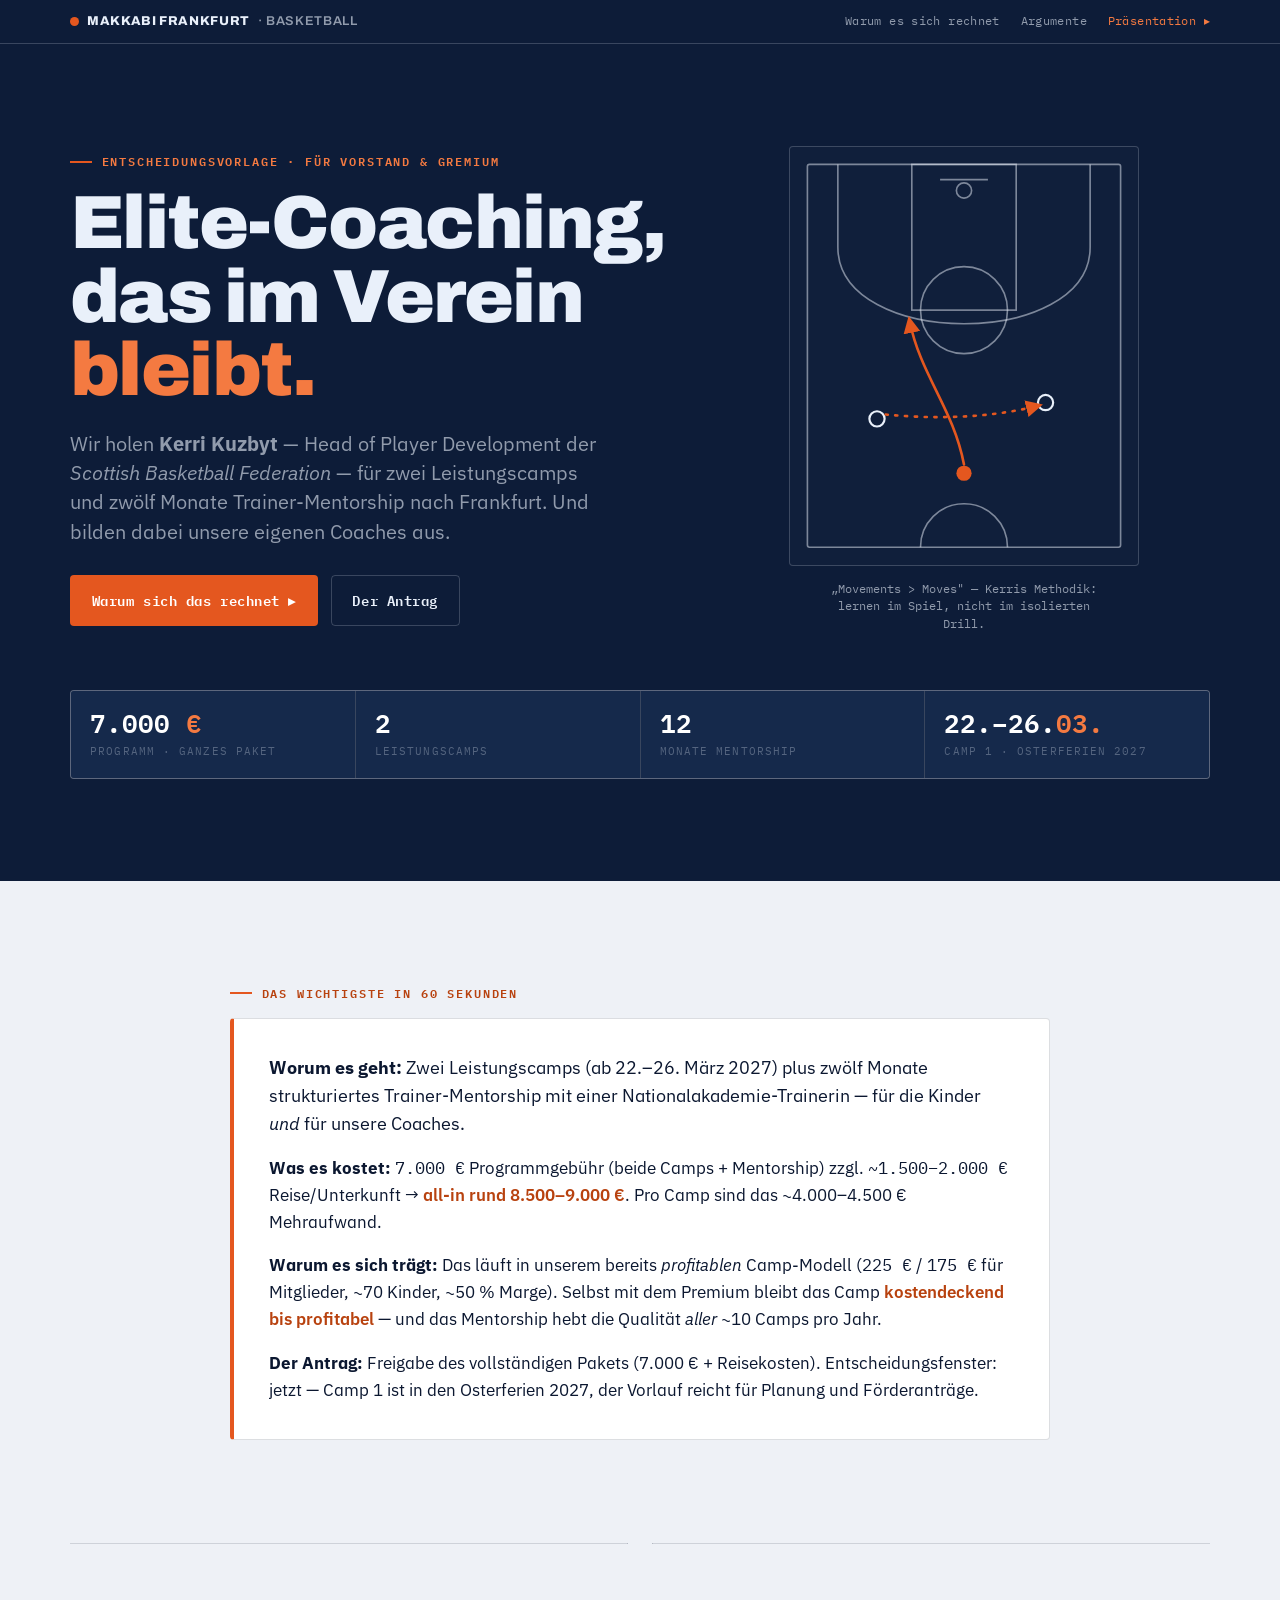
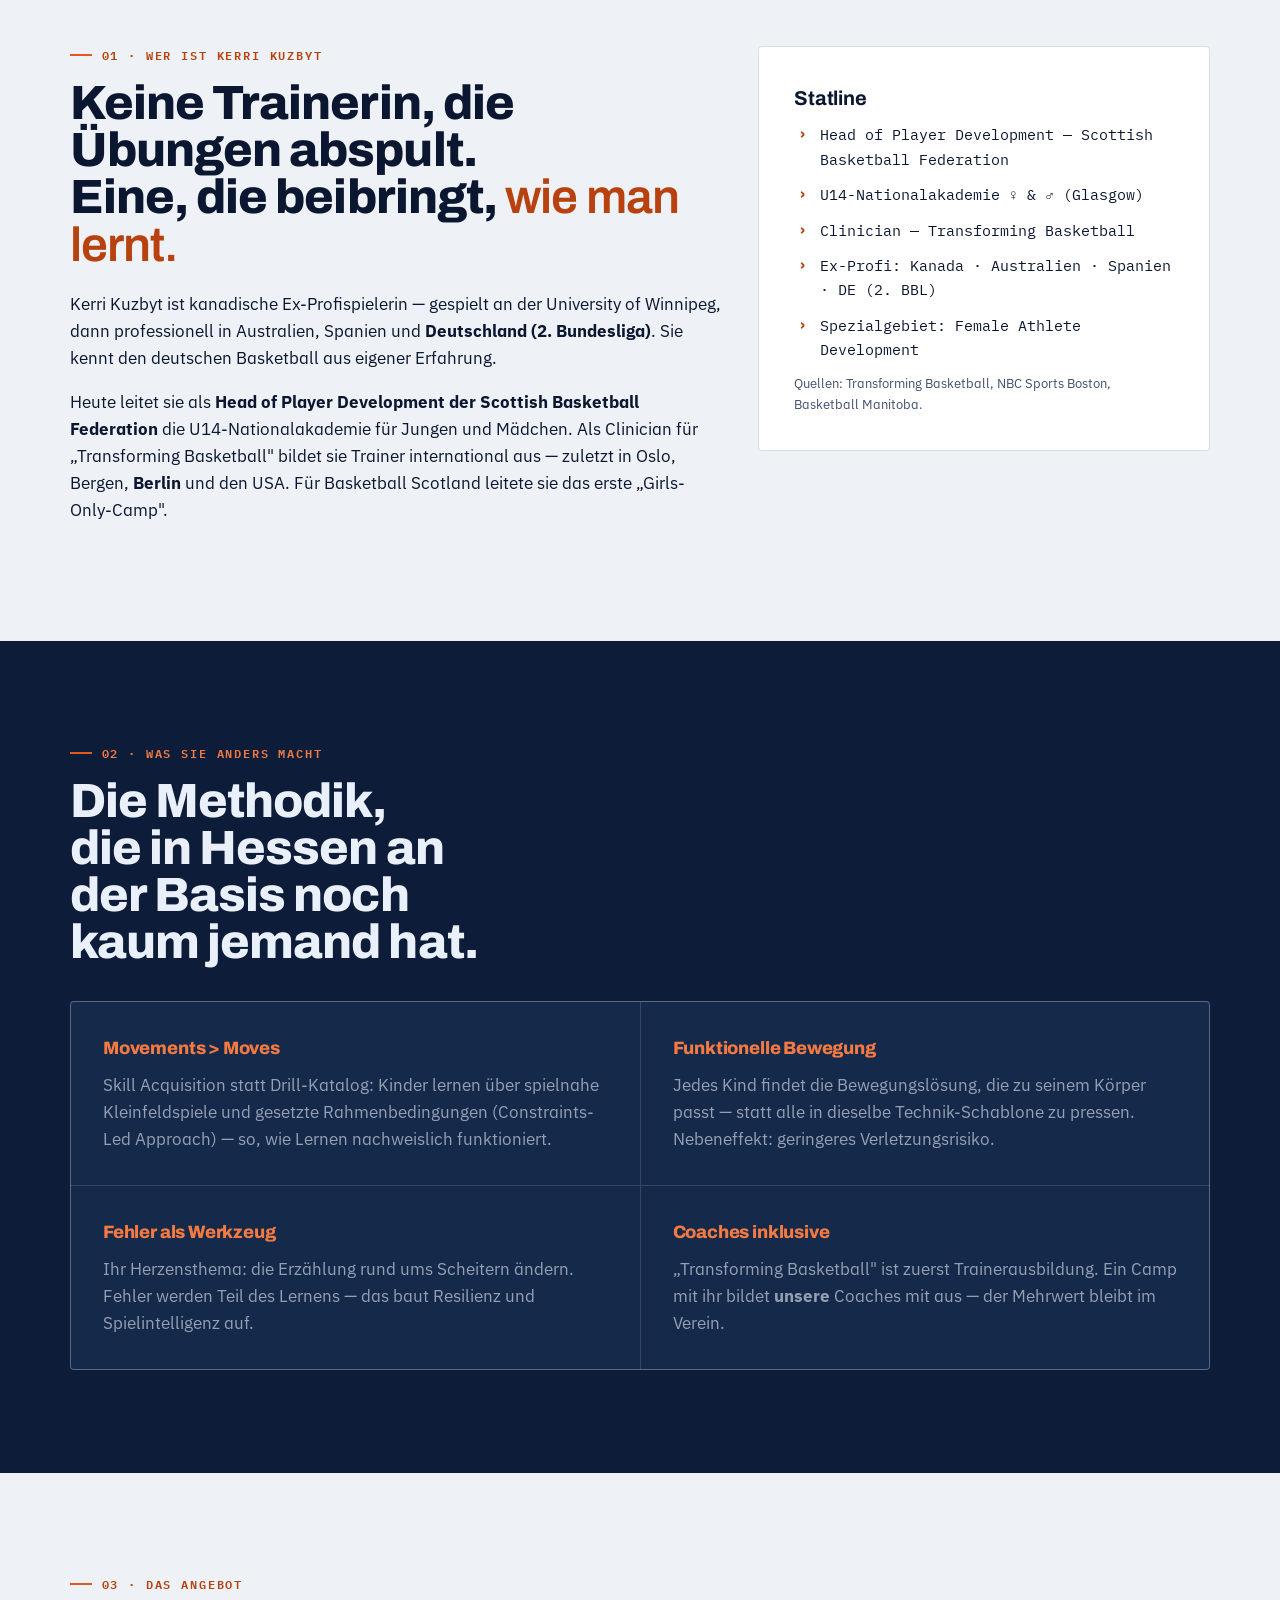
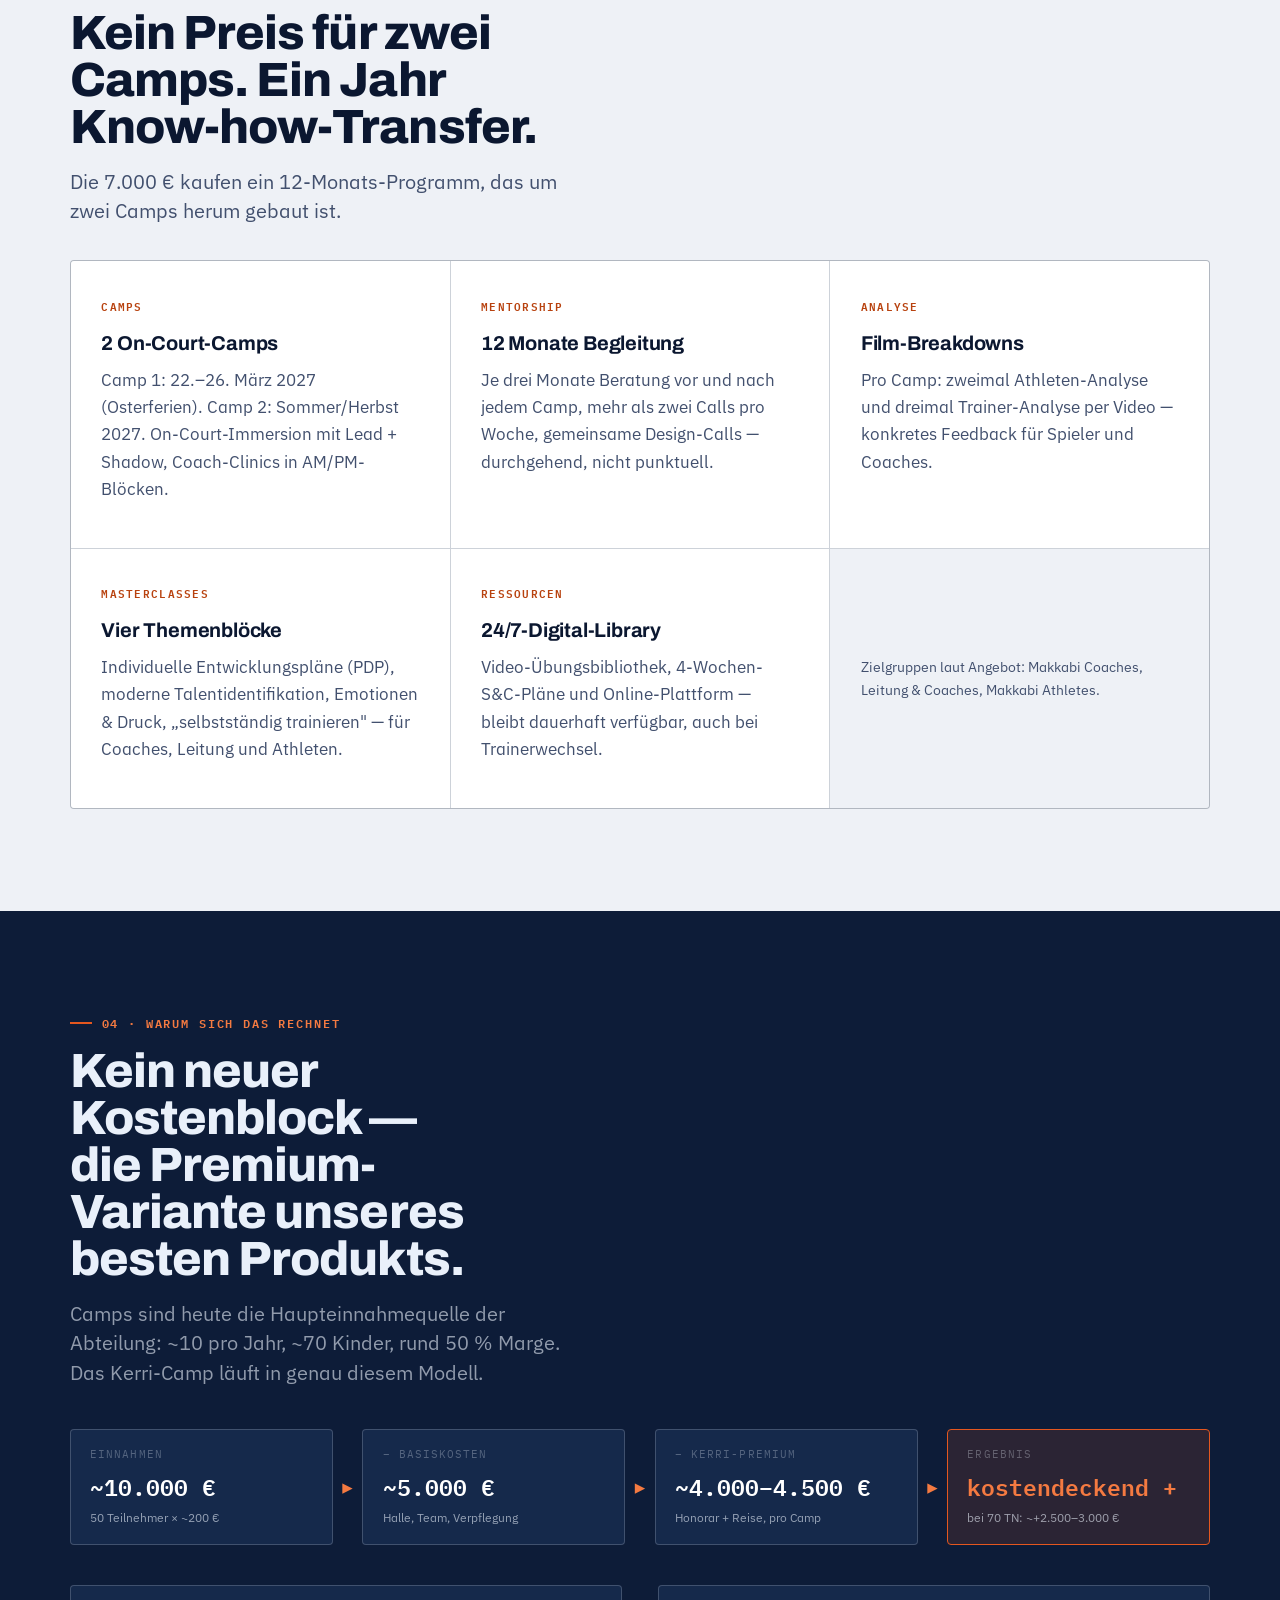
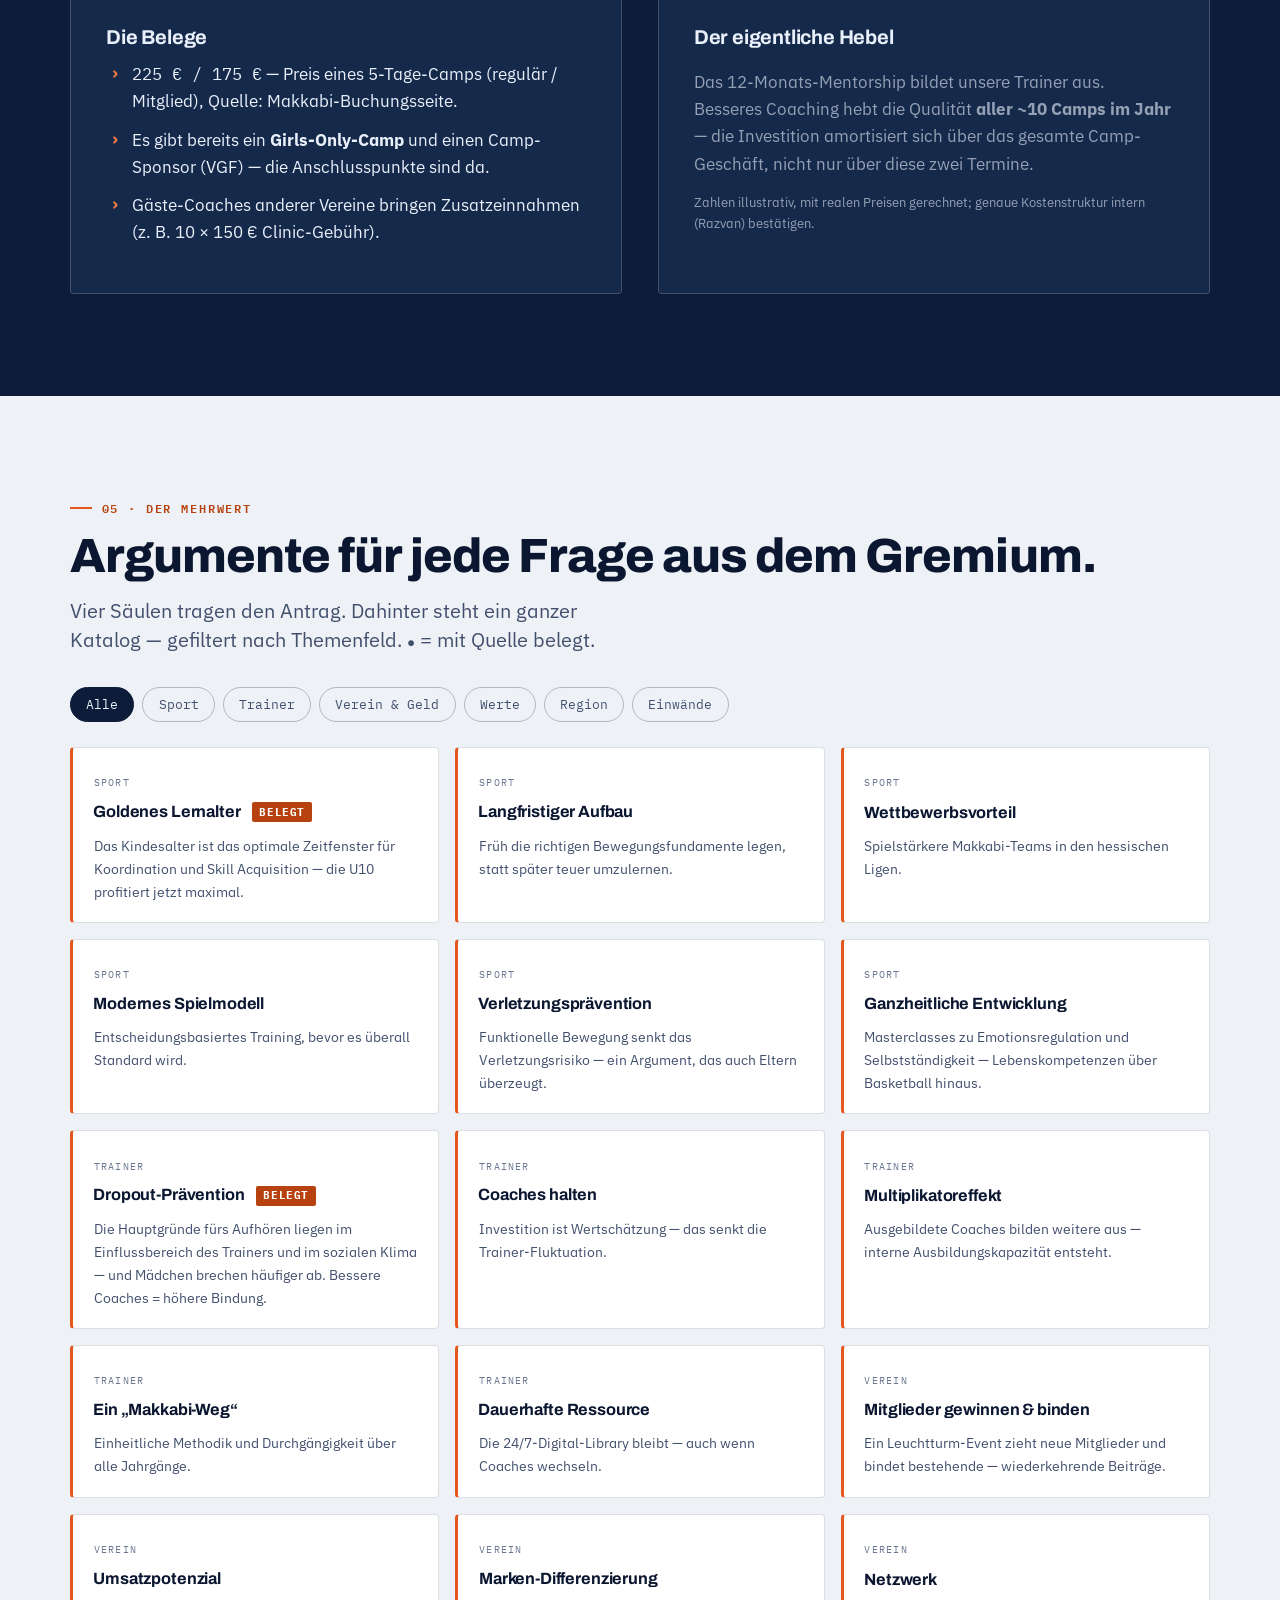
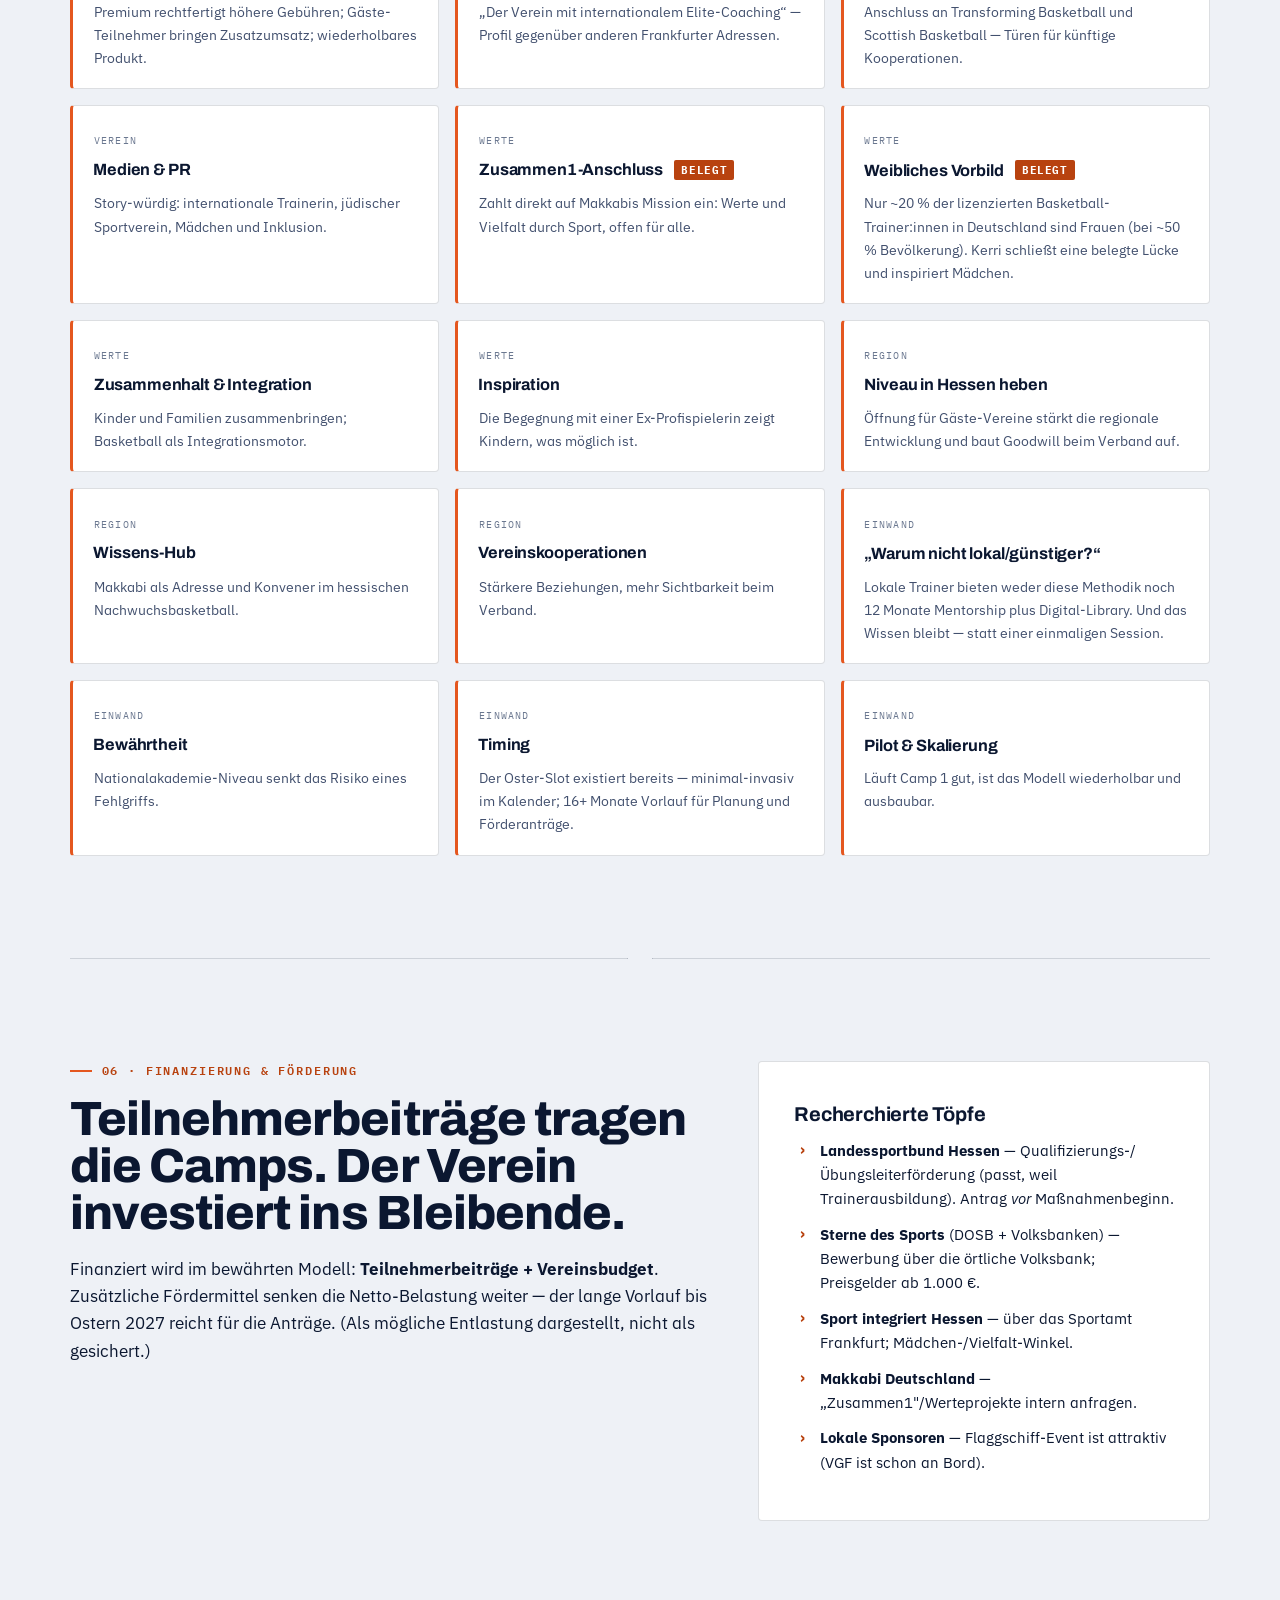
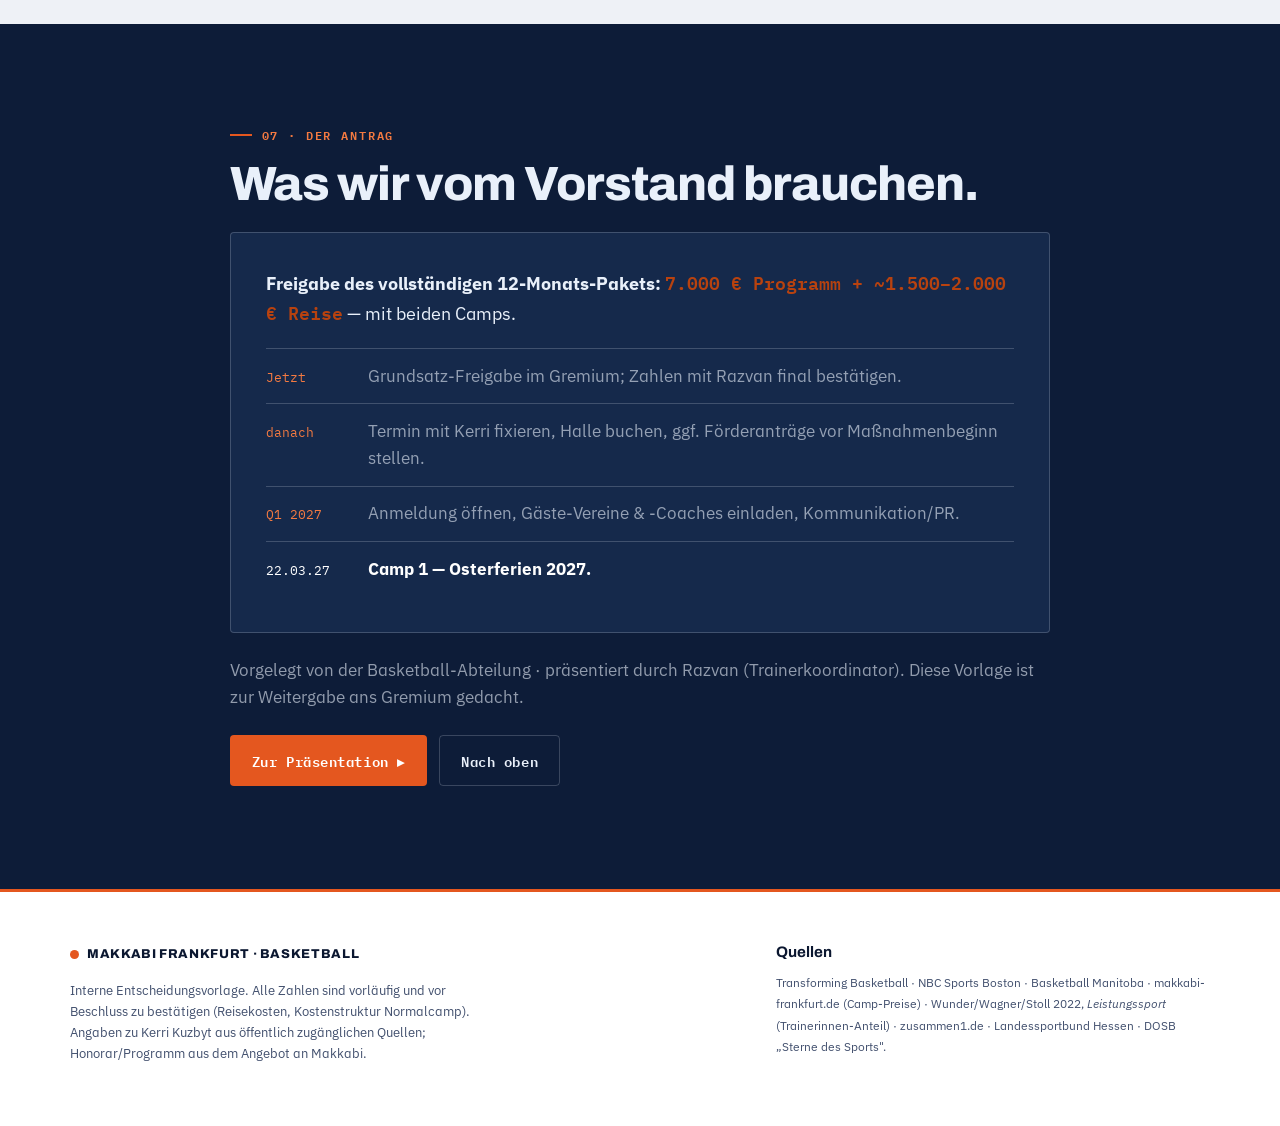
<file: index.html>
<!doctype html>
<html lang="de">
<head>
<meta charset="utf-8">
<meta name="viewport" content="width=device-width, initial-scale=1">
<title>Kerri Kuzbyt nach Frankfurt — Entscheidungsvorlage · Makkabi Basketball</title>
<meta name="description" content="Entscheidungsvorlage für den Vorstand: zwei Leistungscamps und zwölf Monate Trainer-Mentorship mit Kerri Kuzbyt bei Makkabi Frankfurt — Argumente, Budget und Umsetzung.">
<link rel="icon" href="favicon.svg" type="image/svg+xml">
<link rel="preconnect" href="https://fonts.googleapis.com">
<link rel="preconnect" href="https://fonts.gstatic.com" crossorigin>
<link href="https://fonts.googleapis.com/css2?family=Archivo:wght@500;600;700;800;900&family=IBM+Plex+Mono:wght@400;500;600&family=IBM+Plex+Sans:wght@400;500;600;700&display=swap" rel="stylesheet">
<link rel="stylesheet" href="styles.css">
</head>
<body>
<a href="#inhalt" class="skip" style="position:absolute;left:-9999px;top:0;background:var(--orange);color:#fff;padding:.6rem 1rem;z-index:99;border-radius:0 0 4px 0" onfocus="this.style.left='0'">Zum Inhalt springen</a>

<!-- ============================ TOPBAR ============================ -->
<header class="topbar">
  <div class="wrap topbar__inner">
    <a class="wordmark" href="#top" aria-label="Makkabi Frankfurt Basketball — Startseite">
      <span class="wordmark__dot" aria-hidden="true"></span>
      MAKKABI FRANKFURT <span class="wordmark__sub">· BASKETBALL</span>
    </a>
    <nav class="topnav" aria-label="Seitennavigation">
      <a href="#rechnung">Warum es sich rechnet</a>
      <a href="#argumente">Argumente</a>
      <a class="topnav__cta" href="praesentation.html">Präsentation ▸</a>
    </nav>
  </div>
</header>

<main id="inhalt">
<!-- ============================ HERO ============================ -->
<section class="section section--navy hero" id="top">
  <div class="wrap hero__grid">
    <div class="hero__copy">
      <p class="eyebrow">Entscheidungsvorlage · für Vorstand &amp; Gremium</p>
      <h1 class="display hero__h1">Elite-Coaching,<br>das im Verein<br><span class="hero__accent">bleibt.</span></h1>
      <p class="lede">Wir holen <strong>Kerri Kuzbyt</strong> — Head of Player Development der <em>Scottish Basketball Federation</em> — für zwei Leistungscamps und zwölf Monate Trainer-Mentorship nach Frankfurt. Und bilden dabei unsere eigenen Coaches aus.</p>
      <div class="hero__actions">
        <a class="btn btn--primary" href="#rechnung">Warum sich das rechnet ▸</a>
        <a class="btn btn--ghost" href="#antrag">Der Antrag</a>
      </div>
    </div>

    <figure class="court" aria-labelledby="court-cap">
      <svg viewBox="0 0 320 384" role="img" aria-label="Halbfeld-Diagramm eines kleinen Spielzugs mit Bewegungspfeilen" class="court__svg">
        <defs>
          <marker id="ah" viewBox="0 0 10 10" refX="7" refY="5" markerWidth="6.5" markerHeight="6.5" orient="auto-start-reverse">
            <path d="M0,0 L10,5 L0,10 z" fill="var(--orange)"/>
          </marker>
        </defs>
        <!-- Court lines -->
        <g fill="none" stroke="var(--chalk)" stroke-opacity="0.5" stroke-width="1.5">
          <rect x="16" y="16" width="288" height="352" rx="2"/>
          <!-- Paint / key -->
          <rect x="112" y="16" width="96" height="134"/>
          <!-- Free-throw circle -->
          <circle cx="160" cy="150" r="40"/>
          <!-- Backboard + rim -->
          <line x1="138" y1="30" x2="182" y2="30"/>
          <circle cx="160" cy="40" r="7"/>
          <!-- Three-point line -->
          <path d="M44,16 L44,92 C44,186 276,186 276,92 L276,16"/>
          <!-- Center arc -->
          <path d="M120,368 A40,40 0 0 1 200,368"/>
        </g>
        <!-- Small-sided game: players + movement -->
        <g>
          <circle cx="80" cy="250" r="7" fill="none" stroke="var(--chalk)" stroke-width="2"/>
          <circle cx="235" cy="235" r="7" fill="none" stroke="var(--chalk)" stroke-width="2"/>
          <circle cx="160" cy="300" r="7" fill="var(--orange)"/>
        </g>
        <g fill="none" stroke="var(--orange)" stroke-width="2.4" stroke-linecap="round">
          <!-- cut -->
          <path d="M160,292 C150,240 120,210 110,160" marker-end="url(#ah)"/>
          <!-- pass -->
          <path d="M88,246 C130,250 180,250 228,238" stroke-dasharray="2 7" marker-end="url(#ah)"/>
        </g>
      </svg>
      <figcaption id="court-cap" class="court__cap">„Movements &gt; Moves" — Kerris Methodik: lernen im Spiel, nicht im isolierten Drill.</figcaption>
    </figure>
  </div>

  <div class="wrap hero__stats">
    <div class="statline" role="group" aria-label="Eckdaten des Antrags">
      <div class="statline__item"><div class="statline__num">7.000 <span class="u">€</span></div><div class="statline__lbl">Programm · ganzes Paket</div></div>
      <div class="statline__item"><div class="statline__num">2</div><div class="statline__lbl">Leistungscamps</div></div>
      <div class="statline__item"><div class="statline__num">12</div><div class="statline__lbl">Monate Mentorship</div></div>
      <div class="statline__item"><div class="statline__num">22.–26.<span class="u">03.</span></div><div class="statline__lbl">Camp 1 · Osterferien 2027</div></div>
    </div>
  </div>
</section>

<!-- ============================ 60 SEKUNDEN ============================ -->
<section class="section" id="kurz">
  <div class="wrap-narrow">
    <p class="eyebrow">Das Wichtigste in 60 Sekunden</p>
    <div class="panel panel--accent stack">
      <p style="font-size:1.1rem"><strong>Worum es geht:</strong> Zwei Leistungscamps (ab 22.–26. März 2027) plus zwölf Monate strukturiertes Trainer-Mentorship mit einer Nationalakademie-Trainerin — für die Kinder <em>und</em> für unsere Coaches.</p>
      <p><strong>Was es kostet:</strong> <span class="data">7.000 €</span> Programmgebühr (beide Camps + Mentorship) zzgl. <span class="data">~1.500–2.000 €</span> Reise/Unterkunft → <span class="mark">all-in rund 8.500–9.000 €</span>. Pro Camp sind das ~4.000–4.500 € Mehraufwand.</p>
      <p><strong>Warum es sich trägt:</strong> Das läuft in unserem bereits <em>profitablen</em> Camp-Modell (<span class="data">225 €</span> / <span class="data">175 €</span> für Mitglieder, ~70 Kinder, ~50 % Marge). Selbst mit dem Premium bleibt das Camp <span class="mark">kostendeckend bis profitabel</span> — und das Mentorship hebt die Qualität <em>aller</em> ~10 Camps pro Jahr.</p>
      <p style="margin-bottom:0"><strong>Der Antrag:</strong> Freigabe des vollständigen Pakets (7.000 € + Reisekosten). Entscheidungsfenster: jetzt — Camp 1 ist in den Osterferien 2027, der Vorlauf reicht für Planung und Förderanträge.</p>
    </div>
  </div>
</section>

<hr class="court-rule wrap">

<!-- ============================ WER IST SIE ============================ -->
<section class="section" id="kerri">
  <div class="wrap grid-2 grid-2--sidebar">
    <div>
      <p class="eyebrow">01 · Wer ist Kerri Kuzbyt</p>
      <h2 class="display">Keine Trainerin, die Übungen abspult.<br>Eine, die beibringt, <span class="mark">wie man lernt.</span></h2>
      <div class="stack" style="margin-top:1.4rem">
        <p>Kerri Kuzbyt ist kanadische Ex-Profispielerin — gespielt an der University of Winnipeg, dann professionell in Australien, Spanien und <strong>Deutschland (2. Bundesliga)</strong>. Sie kennt den deutschen Basketball aus eigener Erfahrung.</p>
        <p>Heute leitet sie als <strong>Head of Player Development der Scottish Basketball Federation</strong> die U14-Nationalakademie für Jungen und Mädchen. Als Clinician für „Transforming Basketball" bildet sie Trainer international aus — zuletzt in Oslo, Bergen, <strong>Berlin</strong> und den USA. Für Basketball Scotland leitete sie das erste „Girls-Only-Camp".</p>
      </div>
    </div>
    <aside class="panel stack" aria-label="Kurzprofil">
      <h3>Statline</h3>
      <ul class="ticks data" style="font-size:.95rem">
        <li>Head of Player Development — Scottish Basketball Federation</li>
        <li>U14-Nationalakademie ♀ &amp; ♂ (Glasgow)</li>
        <li>Clinician — Transforming Basketball</li>
        <li>Ex-Profi: Kanada · Australien · Spanien · DE (2. BBL)</li>
        <li>Spezialgebiet: Female Athlete Development</li>
      </ul>
      <p class="muted" style="font-size:.82rem;margin:0">Quellen: Transforming Basketball, NBC Sports Boston, Basketball Manitoba.</p>
    </aside>
  </div>
</section>

<!-- ============================ USP ============================ -->
<section class="section section--navy" id="usp">
  <div class="wrap">
    <p class="eyebrow">02 · Was sie anders macht</p>
    <h2 class="display" style="max-width:16ch">Die Methodik, die in Hessen an der Basis noch kaum jemand hat.</h2>
    <div class="usp-grid">
      <div class="usp-card">
        <span class="usp-card__k">Movements &gt; Moves</span>
        <p>Skill Acquisition statt Drill-Katalog: Kinder lernen über spielnahe Kleinfeldspiele und gesetzte Rahmenbedingungen (Constraints-Led Approach) — so, wie Lernen nachweislich funktioniert.</p>
      </div>
      <div class="usp-card">
        <span class="usp-card__k">Funktionelle Bewegung</span>
        <p>Jedes Kind findet die Bewegungslösung, die zu seinem Körper passt — statt alle in dieselbe Technik-Schablone zu pressen. Nebeneffekt: geringeres Verletzungsrisiko.</p>
      </div>
      <div class="usp-card">
        <span class="usp-card__k">Fehler als Werkzeug</span>
        <p>Ihr Herzensthema: die Erzählung rund ums Scheitern ändern. Fehler werden Teil des Lernens — das baut Resilienz und Spielintelligenz auf.</p>
      </div>
      <div class="usp-card">
        <span class="usp-card__k">Coaches inklusive</span>
        <p>„Transforming Basketball" ist zuerst Trainerausbildung. Ein Camp mit ihr bildet <strong>unsere</strong> Coaches mit aus — der Mehrwert bleibt im Verein.</p>
      </div>
    </div>
  </div>
</section>

<!-- ============================ ANGEBOT ============================ -->
<section class="section" id="angebot">
  <div class="wrap">
    <p class="eyebrow">03 · Das Angebot</p>
    <h2 class="display" style="max-width:20ch">Kein Preis für zwei Camps. Ein Jahr Know-how-Transfer.</h2>
    <p class="lede" style="margin-top:1rem">Die 7.000 € kaufen ein 12-Monats-Programm, das um zwei Camps herum gebaut ist.</p>

    <div class="offer">
      <div class="offer__phase">
        <span class="offer__tag data">Camps</span>
        <h3>2 On-Court-Camps</h3>
        <p class="muted">Camp 1: 22.–26. März 2027 (Osterferien). Camp 2: Sommer/Herbst 2027. On-Court-Immersion mit Lead + Shadow, Coach-Clinics in AM/PM-Blöcken.</p>
      </div>
      <div class="offer__phase">
        <span class="offer__tag data">Mentorship</span>
        <h3>12 Monate Begleitung</h3>
        <p class="muted">Je drei Monate Beratung vor und nach jedem Camp, mehr als zwei Calls pro Woche, gemeinsame Design-Calls — durchgehend, nicht punktuell.</p>
      </div>
      <div class="offer__phase">
        <span class="offer__tag data">Analyse</span>
        <h3>Film-Breakdowns</h3>
        <p class="muted">Pro Camp: zweimal Athleten-Analyse und dreimal Trainer-Analyse per Video — konkretes Feedback für Spieler und Coaches.</p>
      </div>
      <div class="offer__phase">
        <span class="offer__tag data">Masterclasses</span>
        <h3>Vier Themenblöcke</h3>
        <p class="muted">Individuelle Entwicklungspläne (PDP), moderne Talentidentifikation, Emotionen &amp; Druck, „selbstständig trainieren" — für Coaches, Leitung und Athleten.</p>
      </div>
      <div class="offer__phase">
        <span class="offer__tag data">Ressourcen</span>
        <h3>24/7-Digital-Library</h3>
        <p class="muted">Video-Übungsbibliothek, 4-Wochen-S&amp;C-Pläne und Online-Plattform — bleibt dauerhaft verfügbar, auch bei Trainerwechsel.</p>
      </div>
      <div class="offer__phase offer__phase--note">
        <p class="muted" style="margin:0;font-size:.9rem">Zielgruppen laut Angebot: Makkabi Coaches, Leitung &amp; Coaches, Makkabi Athletes.</p>
      </div>
    </div>
  </div>
</section>

<!-- ============================ RECHNUNG (HEART) ============================ -->
<section class="section section--navy" id="rechnung">
  <div class="wrap">
    <p class="eyebrow">04 · Warum sich das rechnet</p>
    <h2 class="display" style="max-width:18ch">Kein neuer Kostenblock — die Premium-Variante unseres besten Produkts.</h2>
    <p class="lede" style="margin-top:1rem">Camps sind heute die Haupteinnahmequelle der Abteilung: ~10 pro Jahr, ~70 Kinder, rund 50 % Marge. Das Kerri-Camp läuft in genau diesem Modell.</p>

    <!-- Budget als Spielzug -->
    <div class="play" aria-label="Rechenbeispiel als Spielzug dargestellt">
      <div class="play__node">
        <span class="play__lbl data">Einnahmen</span>
        <span class="play__val data">~10.000 €</span>
        <span class="play__sub">50 Teilnehmer × ~200 €</span>
      </div>
      <span class="play__arrow" aria-hidden="true">▸</span>
      <div class="play__node play__node--minus">
        <span class="play__lbl data">− Basiskosten</span>
        <span class="play__val data">~5.000 €</span>
        <span class="play__sub">Halle, Team, Verpflegung</span>
      </div>
      <span class="play__arrow" aria-hidden="true">▸</span>
      <div class="play__node play__node--minus">
        <span class="play__lbl data">− Kerri-Premium</span>
        <span class="play__val data">~4.000–4.500 €</span>
        <span class="play__sub">Honorar + Reise, pro Camp</span>
      </div>
      <span class="play__arrow" aria-hidden="true">▸</span>
      <div class="play__node play__node--result">
        <span class="play__lbl data">Ergebnis</span>
        <span class="play__val data">kostendeckend +</span>
        <span class="play__sub">bei 70 TN: ~+2.500–3.000 €</span>
      </div>
    </div>

    <div class="grid-2" style="margin-top:2.5rem">
      <div class="panel panel--navy stack">
        <h3>Die Belege</h3>
        <ul class="ticks">
          <li><span class="data">225 € / 175 €</span> — Preis eines 5-Tage-Camps (regulär / Mitglied), Quelle: Makkabi-Buchungsseite.</li>
          <li>Es gibt bereits ein <strong>Girls-Only-Camp</strong> und einen Camp-Sponsor (VGF) — die Anschlusspunkte sind da.</li>
          <li>Gäste-Coaches anderer Vereine bringen Zusatzeinnahmen (z. B. 10 × 150 € Clinic-Gebühr).</li>
        </ul>
      </div>
      <div class="panel panel--navy stack">
        <h3>Der eigentliche Hebel</h3>
        <p class="muted">Das 12-Monats-Mentorship bildet unsere Trainer aus. Besseres Coaching hebt die Qualität <strong>aller ~10 Camps im Jahr</strong> — die Investition amortisiert sich über das gesamte Camp-Geschäft, nicht nur über diese zwei Termine.</p>
        <p class="muted" style="font-size:.82rem;margin:0">Zahlen illustrativ, mit realen Preisen gerechnet; genaue Kostenstruktur intern (Razvan) bestätigen.</p>
      </div>
    </div>
  </div>
</section>

<!-- ============================ ARGUMENTE ============================ -->
<section class="section" id="argumente">
  <div class="wrap">
    <p class="eyebrow">05 · Der Mehrwert</p>
    <h2 class="display">Argumente für jede Frage aus dem Gremium.</h2>
    <p class="lede" style="margin-top:1rem">Vier Säulen tragen den Antrag. Dahinter steht ein ganzer Katalog — gefiltert nach Themenfeld. <span class="data" style="font-size:.85rem">●</span> = mit Quelle belegt.</p>

    <div class="filter" role="tablist" aria-label="Argumente nach Thema filtern">
      <button class="filter__btn is-active" data-cat="alle" role="tab" aria-selected="true">Alle</button>
      <button class="filter__btn" data-cat="sport" role="tab" aria-selected="false">Sport</button>
      <button class="filter__btn" data-cat="trainer" role="tab" aria-selected="false">Trainer</button>
      <button class="filter__btn" data-cat="verein" role="tab" aria-selected="false">Verein &amp; Geld</button>
      <button class="filter__btn" data-cat="werte" role="tab" aria-selected="false">Werte</button>
      <button class="filter__btn" data-cat="region" role="tab" aria-selected="false">Region</button>
      <button class="filter__btn" data-cat="risiko" role="tab" aria-selected="false">Einwände</button>
    </div>

    <ul class="args" id="args"><!-- JS füllt / filtert --></ul>
  </div>
</section>

<hr class="court-rule wrap">

<!-- ============================ FÖRDERUNG ============================ -->
<section class="section" id="foerderung">
  <div class="wrap grid-2 grid-2--sidebar">
    <div>
      <p class="eyebrow">06 · Finanzierung &amp; Förderung</p>
      <h2 class="display">Teilnehmerbeiträge tragen die Camps. Der Verein investiert ins Bleibende.</h2>
      <p class="stack" style="margin-top:1.2rem">Finanziert wird im bewährten Modell: <strong>Teilnehmerbeiträge + Vereinsbudget</strong>. Zusätzliche Fördermittel senken die Netto-Belastung weiter — der lange Vorlauf bis Ostern 2027 reicht für die Anträge. (Als mögliche Entlastung dargestellt, nicht als gesichert.)</p>
    </div>
    <aside class="panel stack" aria-label="Fördermöglichkeiten">
      <h3>Recherchierte Töpfe</h3>
      <ul class="ticks" style="font-size:.95rem">
        <li><strong>Landessportbund Hessen</strong> — Qualifizierungs-/Übungsleiterförderung (passt, weil Trainerausbildung). Antrag <em>vor</em> Maßnahmenbeginn.</li>
        <li><strong>Sterne des Sports</strong> (DOSB + Volksbanken) — Bewerbung über die örtliche Volksbank; Preisgelder ab 1.000 €.</li>
        <li><strong>Sport integriert Hessen</strong> — über das Sportamt Frankfurt; Mädchen-/Vielfalt-Winkel.</li>
        <li><strong>Makkabi Deutschland</strong> — „Zusammen1"/Werteprojekte intern anfragen.</li>
        <li><strong>Lokale Sponsoren</strong> — Flaggschiff-Event ist attraktiv (VGF ist schon an Bord).</li>
      </ul>
    </aside>
  </div>
</section>

<!-- ============================ ANTRAG ============================ -->
<section class="section section--navy" id="antrag">
  <div class="wrap-narrow">
    <p class="eyebrow">07 · Der Antrag</p>
    <h2 class="display">Was wir vom Vorstand brauchen.</h2>
    <div class="panel panel--navy" style="margin-top:1.5rem">
      <p style="font-size:1.15rem;margin-bottom:1.2rem"><strong>Freigabe des vollständigen 12-Monats-Pakets:</strong> <span class="data mark">7.000 € Programm + ~1.500–2.000 € Reise</span> — mit beiden Camps.</p>
      <div class="timeline">
        <div class="timeline__step"><span class="timeline__when data">Jetzt</span><span>Grundsatz-Freigabe im Gremium; Zahlen mit Razvan final bestätigen.</span></div>
        <div class="timeline__step"><span class="timeline__when data">danach</span><span>Termin mit Kerri fixieren, Halle buchen, ggf. Förderanträge vor Maßnahmenbeginn stellen.</span></div>
        <div class="timeline__step"><span class="timeline__when data">Q1 2027</span><span>Anmeldung öffnen, Gäste-Vereine &amp; -Coaches einladen, Kommunikation/PR.</span></div>
        <div class="timeline__step timeline__step--go"><span class="timeline__when data">22.03.27</span><span><strong>Camp 1 — Osterferien 2027.</strong></span></div>
      </div>
    </div>
    <p class="muted" style="margin-top:1.5rem">Vorgelegt von der Basketball-Abteilung · präsentiert durch Razvan (Trainerkoordinator). Diese Vorlage ist zur Weitergabe ans Gremium gedacht.</p>
    <div class="hero__actions" style="margin-top:1.5rem">
      <a class="btn btn--primary" href="praesentation.html">Zur Präsentation ▸</a>
      <a class="btn btn--ghost" href="#top">Nach oben</a>
    </div>
  </div>
</section>
</main>

<!-- ============================ FOOTER ============================ -->
<footer class="foot">
  <div class="wrap foot__inner">
    <div>
      <span class="wordmark"><span class="wordmark__dot" aria-hidden="true"></span>MAKKABI FRANKFURT · BASKETBALL</span>
      <p class="muted" style="font-size:.82rem;margin-top:.8rem;max-width:52ch">Interne Entscheidungsvorlage. Alle Zahlen sind vorläufig und vor Beschluss zu bestätigen (Reisekosten, Kostenstruktur Normalcamp). Angaben zu Kerri Kuzbyt aus öffentlich zugänglichen Quellen; Honorar/Programm aus dem Angebot an Makkabi.</p>
    </div>
    <div class="foot__src">
      <h3 style="font-size:.95rem">Quellen</h3>
      <p class="muted" style="font-size:.78rem;line-height:1.7;margin:0">
        Transforming Basketball · NBC Sports Boston · Basketball Manitoba · makkabi-frankfurt.de (Camp-Preise) · Wunder/Wagner/Stoll 2022, <em>Leistungssport</em> (Trainerinnen-Anteil) · zusammen1.de · Landessportbund Hessen · DOSB „Sterne des Sports".
      </p>
    </div>
  </div>
</footer>

<script>
/* ---------- Argumente-Katalog (Filter) ---------- */
const ARGS = [
  // sport
  {c:"sport", t:"Goldenes Lernalter", d:"Das Kindesalter ist das optimale Zeitfenster für Koordination und Skill Acquisition — die U10 profitiert jetzt maximal.", p:true},
  {c:"sport", t:"Langfristiger Aufbau", d:"Früh die richtigen Bewegungsfundamente legen, statt später teuer umzulernen."},
  {c:"sport", t:"Wettbewerbsvorteil", d:"Spielstärkere Makkabi-Teams in den hessischen Ligen."},
  {c:"sport", t:"Modernes Spielmodell", d:"Entscheidungsbasiertes Training, bevor es überall Standard wird."},
  {c:"sport", t:"Verletzungsprävention", d:"Funktionelle Bewegung senkt das Verletzungsrisiko — ein Argument, das auch Eltern überzeugt."},
  {c:"sport", t:"Ganzheitliche Entwicklung", d:"Masterclasses zu Emotionsregulation und Selbstständigkeit — Lebenskompetenzen über Basketball hinaus."},
  // trainer
  {c:"trainer", t:"Dropout-Prävention", d:"Die Hauptgründe fürs Aufhören liegen im Einflussbereich des Trainers und im sozialen Klima — und Mädchen brechen häufiger ab. Bessere Coaches = höhere Bindung.", p:true},
  {c:"trainer", t:"Coaches halten", d:"Investition ist Wertschätzung — das senkt die Trainer-Fluktuation."},
  {c:"trainer", t:"Multiplikatoreffekt", d:"Ausgebildete Coaches bilden weitere aus — interne Ausbildungskapazität entsteht."},
  {c:"trainer", t:"Ein „Makkabi-Weg“", d:"Einheitliche Methodik und Durchgängigkeit über alle Jahrgänge."},
  {c:"trainer", t:"Dauerhafte Ressource", d:"Die 24/7-Digital-Library bleibt — auch wenn Coaches wechseln."},
  // verein
  {c:"verein", t:"Mitglieder gewinnen & binden", d:"Ein Leuchtturm-Event zieht neue Mitglieder und bindet bestehende — wiederkehrende Beiträge."},
  {c:"verein", t:"Umsatzpotenzial", d:"Premium rechtfertigt höhere Gebühren; Gäste-Teilnehmer bringen Zusatzumsatz; wiederholbares Produkt."},
  {c:"verein", t:"Marken-Differenzierung", d:"„Der Verein mit internationalem Elite-Coaching“ — Profil gegenüber anderen Frankfurter Adressen."},
  {c:"verein", t:"Netzwerk", d:"Anschluss an Transforming Basketball und Scottish Basketball — Türen für künftige Kooperationen."},
  {c:"verein", t:"Medien & PR", d:"Story-würdig: internationale Trainerin, jüdischer Sportverein, Mädchen und Inklusion."},
  // werte
  {c:"werte", t:"Zusammen1-Anschluss", d:"Zahlt direkt auf Makkabis Mission ein: Werte und Vielfalt durch Sport, offen für alle.", p:true},
  {c:"werte", t:"Weibliches Vorbild", d:"Nur ~20 % der lizenzierten Basketball-Trainer:innen in Deutschland sind Frauen (bei ~50 % Bevölkerung). Kerri schließt eine belegte Lücke und inspiriert Mädchen.", p:true},
  {c:"werte", t:"Zusammenhalt & Integration", d:"Kinder und Familien zusammenbringen; Basketball als Integrationsmotor."},
  {c:"werte", t:"Inspiration", d:"Die Begegnung mit einer Ex-Profispielerin zeigt Kindern, was möglich ist."},
  // region
  {c:"region", t:"Niveau in Hessen heben", d:"Öffnung für Gäste-Vereine stärkt die regionale Entwicklung und baut Goodwill beim Verband auf."},
  {c:"region", t:"Wissens-Hub", d:"Makkabi als Adresse und Konvener im hessischen Nachwuchsbasketball."},
  {c:"region", t:"Vereinskooperationen", d:"Stärkere Beziehungen, mehr Sichtbarkeit beim Verband."},
  // risiko / einwände
  {c:"risiko", t:"„Warum nicht lokal/günstiger?“", d:"Lokale Trainer bieten weder diese Methodik noch 12 Monate Mentorship plus Digital-Library. Und das Wissen bleibt — statt einer einmaligen Session."},
  {c:"risiko", t:"Bewährtheit", d:"Nationalakademie-Niveau senkt das Risiko eines Fehlgriffs."},
  {c:"risiko", t:"Timing", d:"Der Oster-Slot existiert bereits — minimal-invasiv im Kalender; 16+ Monate Vorlauf für Planung und Förderanträge."},
  {c:"risiko", t:"Pilot & Skalierung", d:"Läuft Camp 1 gut, ist das Modell wiederholbar und ausbaubar."},
];
const CATNAME = {sport:"Sport", trainer:"Trainer", verein:"Verein", werte:"Werte", region:"Region", risiko:"Einwand"};
const list = document.getElementById("args");
function render(cat){
  const items = ARGS.filter(a => cat==="alle" || a.c===cat);
  list.innerHTML = items.map(a => `
    <li class="arg" data-cat="${a.c}">
      <span class="arg__cat data">${CATNAME[a.c]}</span>
      <h3 class="arg__t">${a.t}${a.p?'<span class="proof">belegt</span>':''}</h3>
      <p class="arg__d">${a.d}</p>
    </li>`).join("");
}
render("alle");
document.querySelectorAll(".filter__btn").forEach(btn=>{
  btn.addEventListener("click", ()=>{
    document.querySelectorAll(".filter__btn").forEach(b=>{b.classList.remove("is-active");b.setAttribute("aria-selected","false");});
    btn.classList.add("is-active"); btn.setAttribute("aria-selected","true");
    render(btn.dataset.cat);
  });
});
</script>
</body>
</html>
</file>
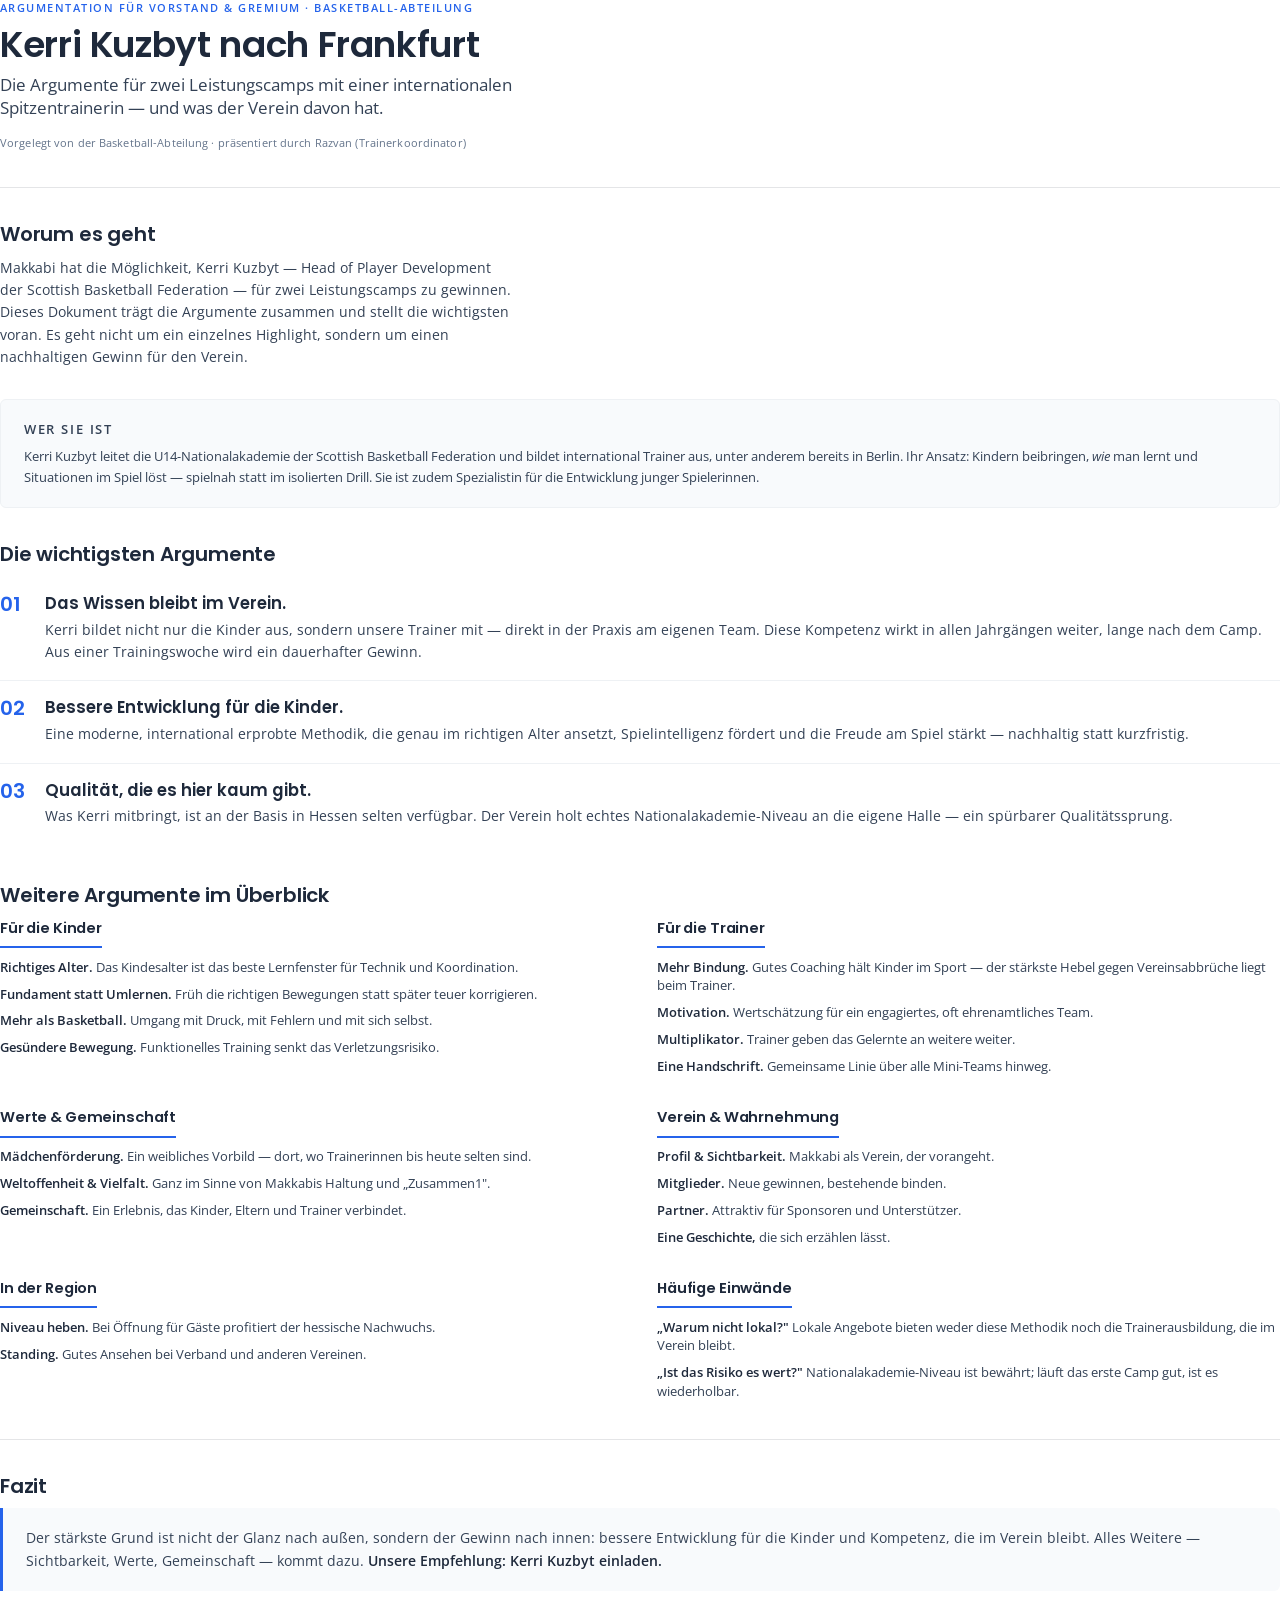
<file: argumente.html>
<!doctype html>
<html lang="de">
<head>
<meta charset="utf-8">
<title>Kerri Kuzbyt nach Frankfurt — Die Argumente</title>
<link rel="preconnect" href="https://fonts.googleapis.com">
<link rel="preconnect" href="https://fonts.gstatic.com" crossorigin>
<link href="https://fonts.googleapis.com/css2?family=Open+Sans:wght@400;500;600;700&family=Poppins:wght@400;500;600;700&display=swap" rel="stylesheet">
<style>
  :root{
    --fg:#0F172A; --primary:#1E293B; --secondary:#334155; --muted:#64748B;
    --accent:#2563EB; --soft:#F8FAFC; --border:#E4E5E7; --border-soft:#EEF1F4;
  }
  *{ box-sizing:border-box; }
  @page{ size:A4; margin:19mm 19mm; }

  body{
    margin:0; font-family:"Open Sans",sans-serif; color:var(--fg);
    font-size:10.5pt; line-height:1.6; -webkit-print-color-adjust:exact; print-color-adjust:exact;
  }
  p{ margin:0 0 .5rem; }
  strong{ font-weight:600; color:var(--primary); }

  h1,h2,h3{ font-family:"Poppins",sans-serif; color:var(--primary); margin:0; letter-spacing:-.01em; }
  h2,h3,.label{ break-after:avoid; break-inside:avoid; }

  .label{
    font-family:"Open Sans",sans-serif; font-size:8pt; font-weight:600; letter-spacing:.14em;
    text-transform:uppercase; color:var(--accent); margin:0 0 .5rem;
  }
  .muted{ color:var(--muted); }

  /* ---- Titel ---- */
  .doc-head{ padding-bottom:7mm; border-bottom:1px solid var(--border); margin-bottom:8mm; }
  .doc-head h1{ font-size:27pt; font-weight:600; line-height:1.1; margin:.2rem 0 .5rem; }
  .doc-head .sub{ font-size:12.5pt; color:var(--secondary); max-width:52ch; line-height:1.4; font-weight:400; }
  .doc-head .meta{ font-size:8.5pt; color:var(--muted); margin-top:4mm; letter-spacing:.01em; }

  section{ margin-bottom:8mm; }
  h2{ font-size:15pt; font-weight:600; margin-bottom:.4rem; }
  .intro p{ color:var(--secondary); max-width:64ch; }

  /* ---- Kurzprofil ---- */
  .profile{ background:var(--soft); border:1px solid var(--border-soft); border-radius:6px; padding:5mm 6mm; margin-bottom:8mm; break-inside:avoid; }
  .profile .label{ margin-bottom:.35rem; }
  .profile p{ margin:0; color:var(--secondary); font-size:10pt; }

  /* ---- Top-Argumente ---- */
  .top{ margin-bottom:9mm; }
  .top-item{
    display:grid; grid-template-columns:auto 1fr; gap:5mm; align-items:start;
    padding:4.5mm 0; border-top:1px solid var(--border-soft); break-inside:avoid;
  }
  .top-item:first-of-type{ border-top:0; }
  .top-num{ font-family:"Poppins",sans-serif; font-weight:600; font-size:15pt; color:var(--accent); line-height:1; min-width:26px; }
  .top-claim{ font-family:"Poppins",sans-serif; font-weight:600; font-size:12.5pt; color:var(--primary); margin:0 0 .25rem; line-height:1.25; }
  .top-text{ margin:0; color:var(--secondary); }

  /* ---- Weitere Argumente ---- */
  .groups{ display:grid; grid-template-columns:1fr 1fr; gap:6mm 9mm; }
  .group{ break-inside:avoid; }
  .group h3{ font-size:11pt; font-weight:600; padding-bottom:1.5mm; border-bottom:2px solid var(--accent); display:inline-block; margin-bottom:2.5mm; }
  .group ul{ list-style:none; margin:0; padding:0; }
  .group li{ margin-bottom:2.2mm; padding-left:0; font-size:9.6pt; line-height:1.45; color:var(--secondary); break-inside:avoid; }
  .group li b{ color:var(--primary); font-weight:600; }

  /* ---- Fazit ---- */
  .fazit{ background:var(--soft); border-left:3px solid var(--accent); border-radius:0 6px 6px 0; padding:5mm 6mm; break-inside:avoid; }
  .fazit p{ color:var(--secondary); margin:0; }
  .fazit .close{ color:var(--primary); font-weight:600; }

  .rule{ height:1px; background:var(--border); border:0; margin:8mm 0; }
</style>
</head>
<body>

<!-- Titel -->
<header class="doc-head">
  <p class="label">Argumentation für Vorstand &amp; Gremium · Basketball-Abteilung</p>
  <h1>Kerri Kuzbyt nach Frankfurt</h1>
  <p class="sub">Die Argumente für zwei Leistungscamps mit einer internationalen Spitzentrainerin — und was der Verein davon hat.</p>
  <p class="meta">Vorgelegt von der Basketball-Abteilung · präsentiert durch Razvan (Trainerkoordinator)</p>
</header>

<!-- Worum es geht -->
<section class="intro">
  <h2>Worum es geht</h2>
  <p>Makkabi hat die Möglichkeit, Kerri Kuzbyt — Head of Player Development der Scottish Basketball Federation — für zwei Leistungscamps zu gewinnen. Dieses Dokument trägt die Argumente zusammen und stellt die wichtigsten voran. Es geht nicht um ein einzelnes Highlight, sondern um einen nachhaltigen Gewinn für den Verein.</p>
</section>

<!-- Kurzprofil -->
<div class="profile">
  <p class="label">Wer sie ist</p>
  <p>Kerri Kuzbyt leitet die U14-Nationalakademie der Scottish Basketball Federation und bildet international Trainer aus, unter anderem bereits in Berlin. Ihr Ansatz: Kindern beibringen, <em>wie</em> man lernt und Situationen im Spiel löst — spielnah statt im isolierten Drill. Sie ist zudem Spezialistin für die Entwicklung junger Spielerinnen.</p>
</div>

<!-- Die wichtigsten Argumente -->
<section class="top">
  <h2>Die wichtigsten Argumente</h2>
  <div class="top-item">
    <div class="top-num">01</div>
    <div>
      <p class="top-claim">Das Wissen bleibt im Verein.</p>
      <p class="top-text">Kerri bildet nicht nur die Kinder aus, sondern unsere Trainer mit — direkt in der Praxis am eigenen Team. Diese Kompetenz wirkt in allen Jahrgängen weiter, lange nach dem Camp. Aus einer Trainingswoche wird ein dauerhafter Gewinn.</p>
    </div>
  </div>
  <div class="top-item">
    <div class="top-num">02</div>
    <div>
      <p class="top-claim">Bessere Entwicklung für die Kinder.</p>
      <p class="top-text">Eine moderne, international erprobte Methodik, die genau im richtigen Alter ansetzt, Spielintelligenz fördert und die Freude am Spiel stärkt — nachhaltig statt kurzfristig.</p>
    </div>
  </div>
  <div class="top-item">
    <div class="top-num">03</div>
    <div>
      <p class="top-claim">Qualität, die es hier kaum gibt.</p>
      <p class="top-text">Was Kerri mitbringt, ist an der Basis in Hessen selten verfügbar. Der Verein holt echtes Nationalakademie-Niveau an die eigene Halle — ein spürbarer Qualitätssprung.</p>
    </div>
  </div>
</section>

<!-- Weitere Argumente -->
<section>
  <h2>Weitere Argumente im Überblick</h2>
  <div class="groups">
    <div class="group">
      <h3>Für die Kinder</h3>
      <ul>
        <li><b>Richtiges Alter.</b> Das Kindesalter ist das beste Lernfenster für Technik und Koordination.</li>
        <li><b>Fundament statt Umlernen.</b> Früh die richtigen Bewegungen statt später teuer korrigieren.</li>
        <li><b>Mehr als Basketball.</b> Umgang mit Druck, mit Fehlern und mit sich selbst.</li>
        <li><b>Gesündere Bewegung.</b> Funktionelles Training senkt das Verletzungsrisiko.</li>
      </ul>
    </div>

    <div class="group">
      <h3>Für die Trainer</h3>
      <ul>
        <li><b>Mehr Bindung.</b> Gutes Coaching hält Kinder im Sport — der stärkste Hebel gegen Vereinsabbrüche liegt beim Trainer.</li>
        <li><b>Motivation.</b> Wertschätzung für ein engagiertes, oft ehrenamtliches Team.</li>
        <li><b>Multiplikator.</b> Trainer geben das Gelernte an weitere weiter.</li>
        <li><b>Eine Handschrift.</b> Gemeinsame Linie über alle Mini-Teams hinweg.</li>
      </ul>
    </div>

    <div class="group">
      <h3>Werte &amp; Gemeinschaft</h3>
      <ul>
        <li><b>Mädchenförderung.</b> Ein weibliches Vorbild — dort, wo Trainerinnen bis heute selten sind.</li>
        <li><b>Weltoffenheit &amp; Vielfalt.</b> Ganz im Sinne von Makkabis Haltung und „Zusammen1".</li>
        <li><b>Gemeinschaft.</b> Ein Erlebnis, das Kinder, Eltern und Trainer verbindet.</li>
      </ul>
    </div>

    <div class="group">
      <h3>Verein &amp; Wahrnehmung</h3>
      <ul>
        <li><b>Profil &amp; Sichtbarkeit.</b> Makkabi als Verein, der vorangeht.</li>
        <li><b>Mitglieder.</b> Neue gewinnen, bestehende binden.</li>
        <li><b>Partner.</b> Attraktiv für Sponsoren und Unterstützer.</li>
        <li><b>Eine Geschichte,</b> die sich erzählen lässt.</li>
      </ul>
    </div>

    <div class="group">
      <h3>In der Region</h3>
      <ul>
        <li><b>Niveau heben.</b> Bei Öffnung für Gäste profitiert der hessische Nachwuchs.</li>
        <li><b>Standing.</b> Gutes Ansehen bei Verband und anderen Vereinen.</li>
      </ul>
    </div>

    <div class="group">
      <h3>Häufige Einwände</h3>
      <ul>
        <li><b>„Warum nicht lokal?"</b> Lokale Angebote bieten weder diese Methodik noch die Trainerausbildung, die im Verein bleibt.</li>
        <li><b>„Ist das Risiko es wert?"</b> Nationalakademie-Niveau ist bewährt; läuft das erste Camp gut, ist es wiederholbar.</li>
      </ul>
    </div>
  </div>
</section>

<hr class="rule">

<!-- Fazit -->
<section>
  <h2>Fazit</h2>
  <div class="fazit">
    <p>Der stärkste Grund ist nicht der Glanz nach außen, sondern der Gewinn nach innen: bessere Entwicklung für die Kinder und Kompetenz, die im Verein bleibt. Alles Weitere — Sichtbarkeit, Werte, Gemeinschaft — kommt dazu. <span class="close">Unsere Empfehlung: Kerri Kuzbyt einladen.</span></p>
  </div>
</section>

</body>
</html>
</file>
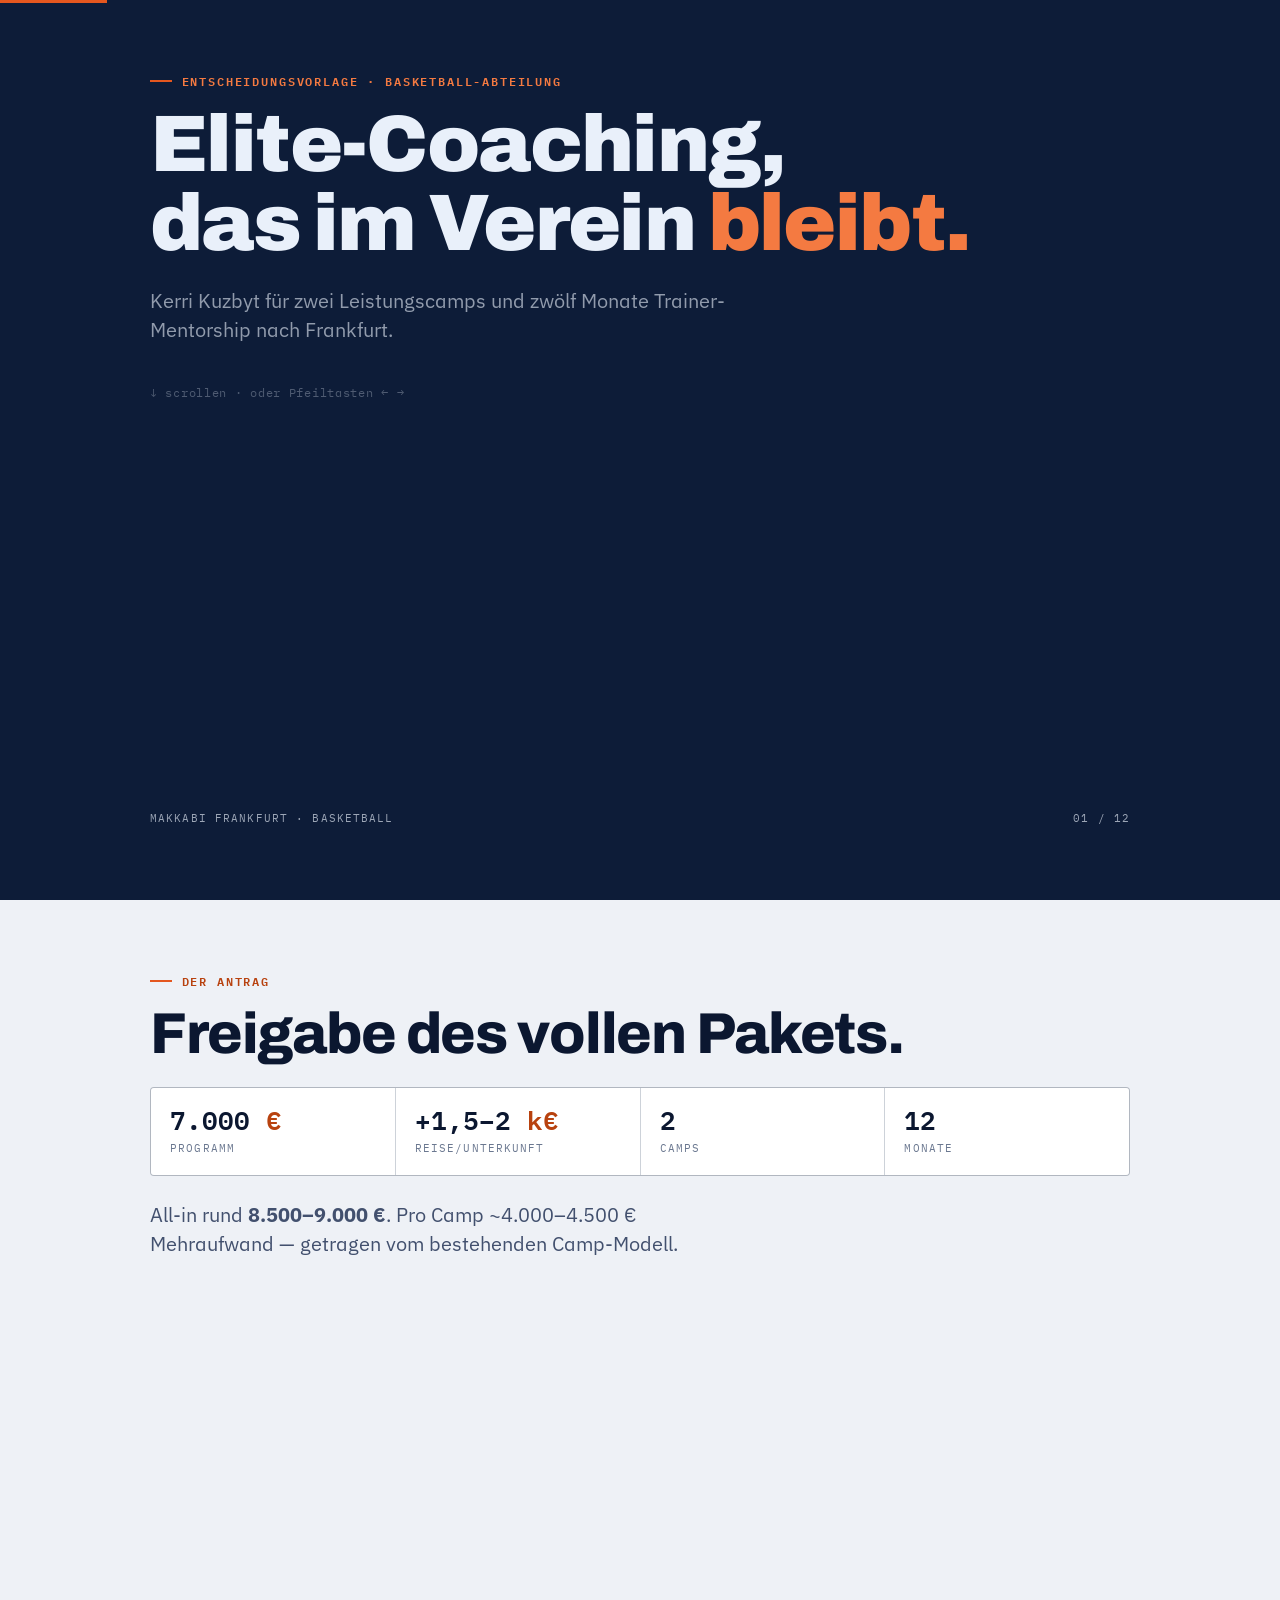
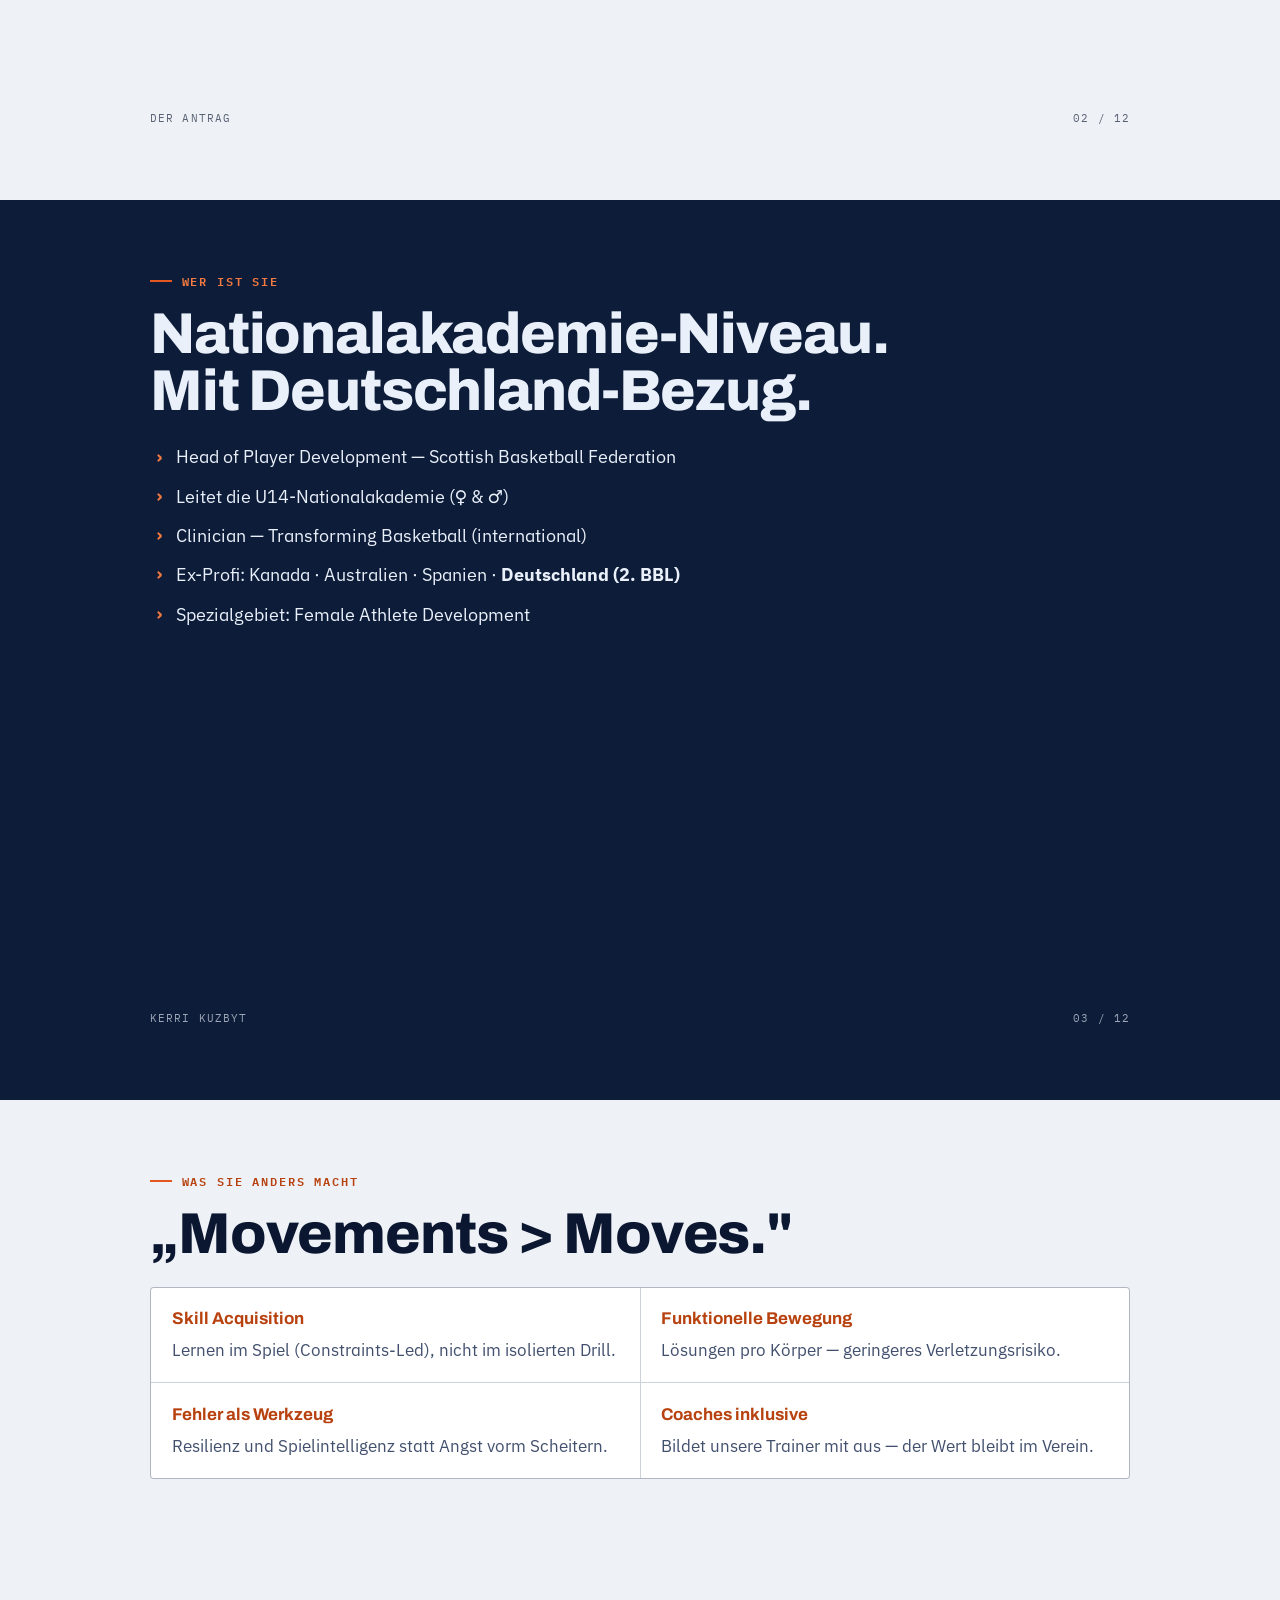
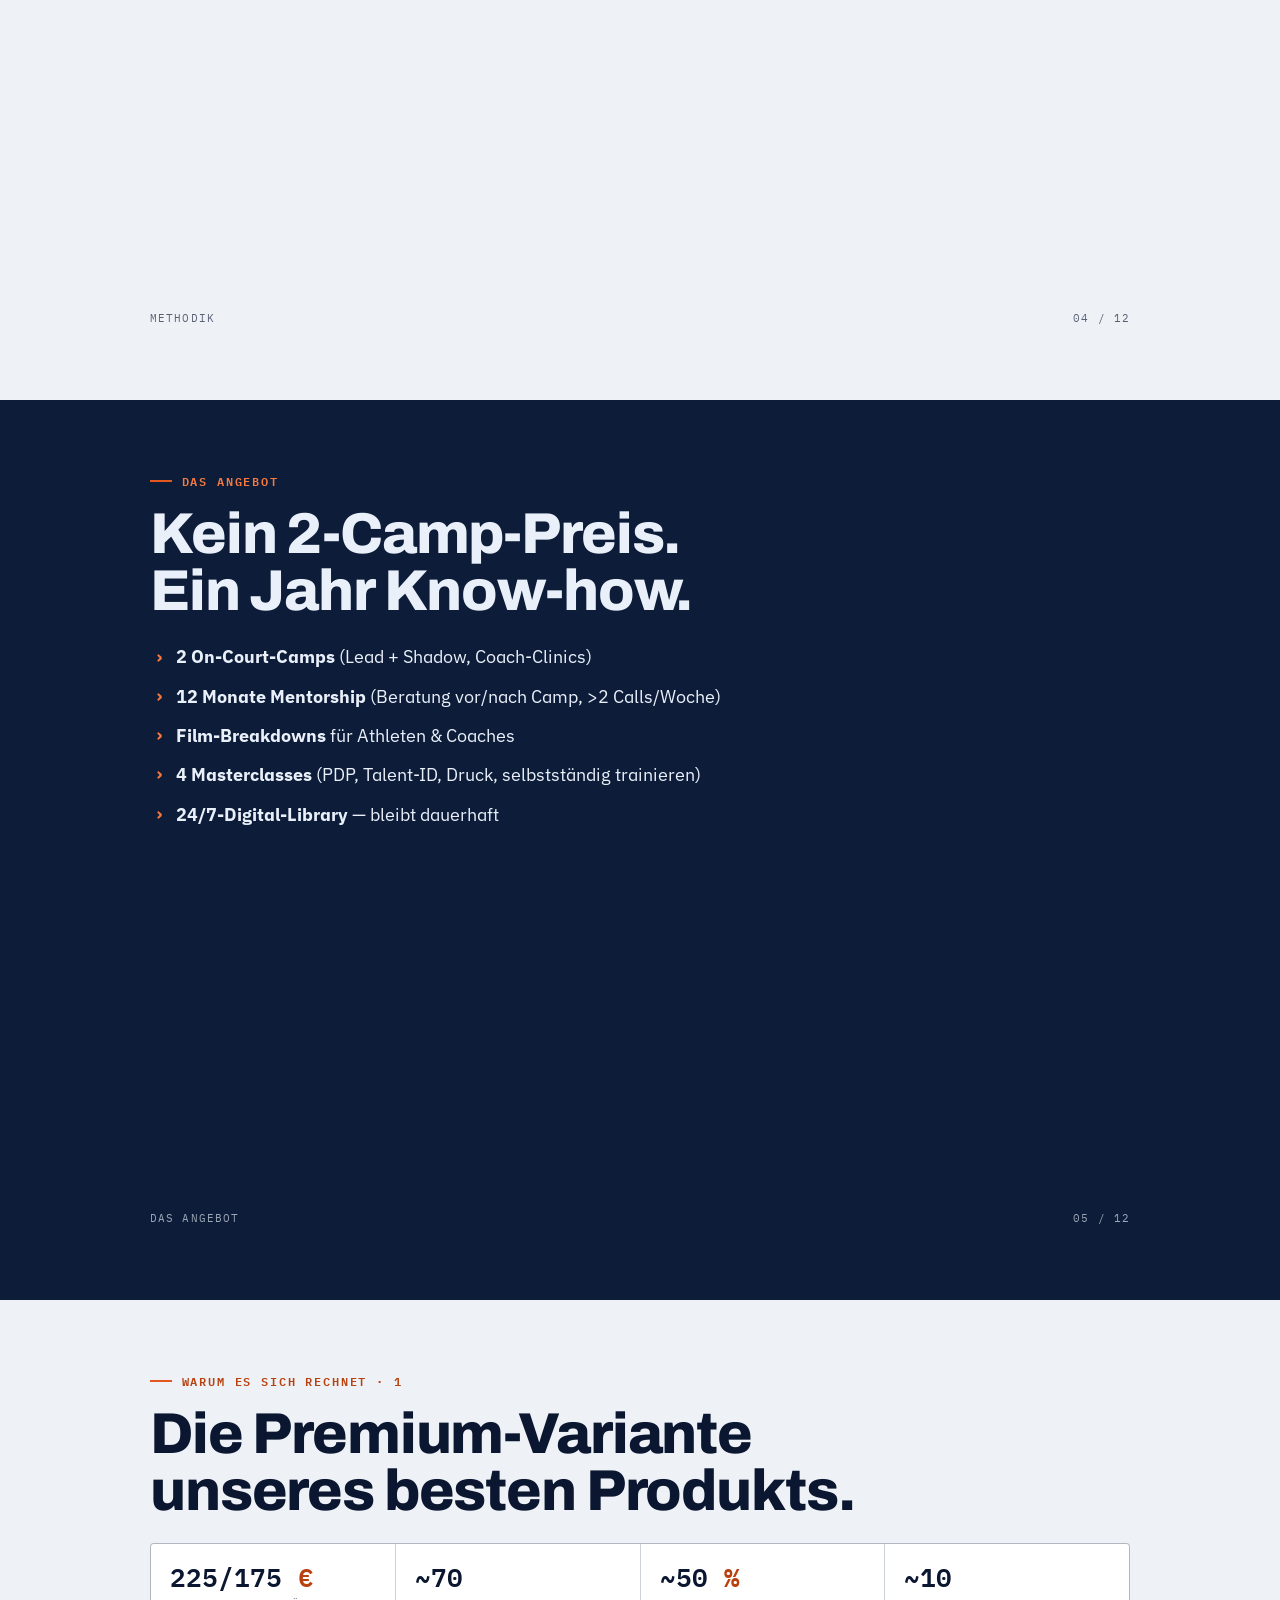
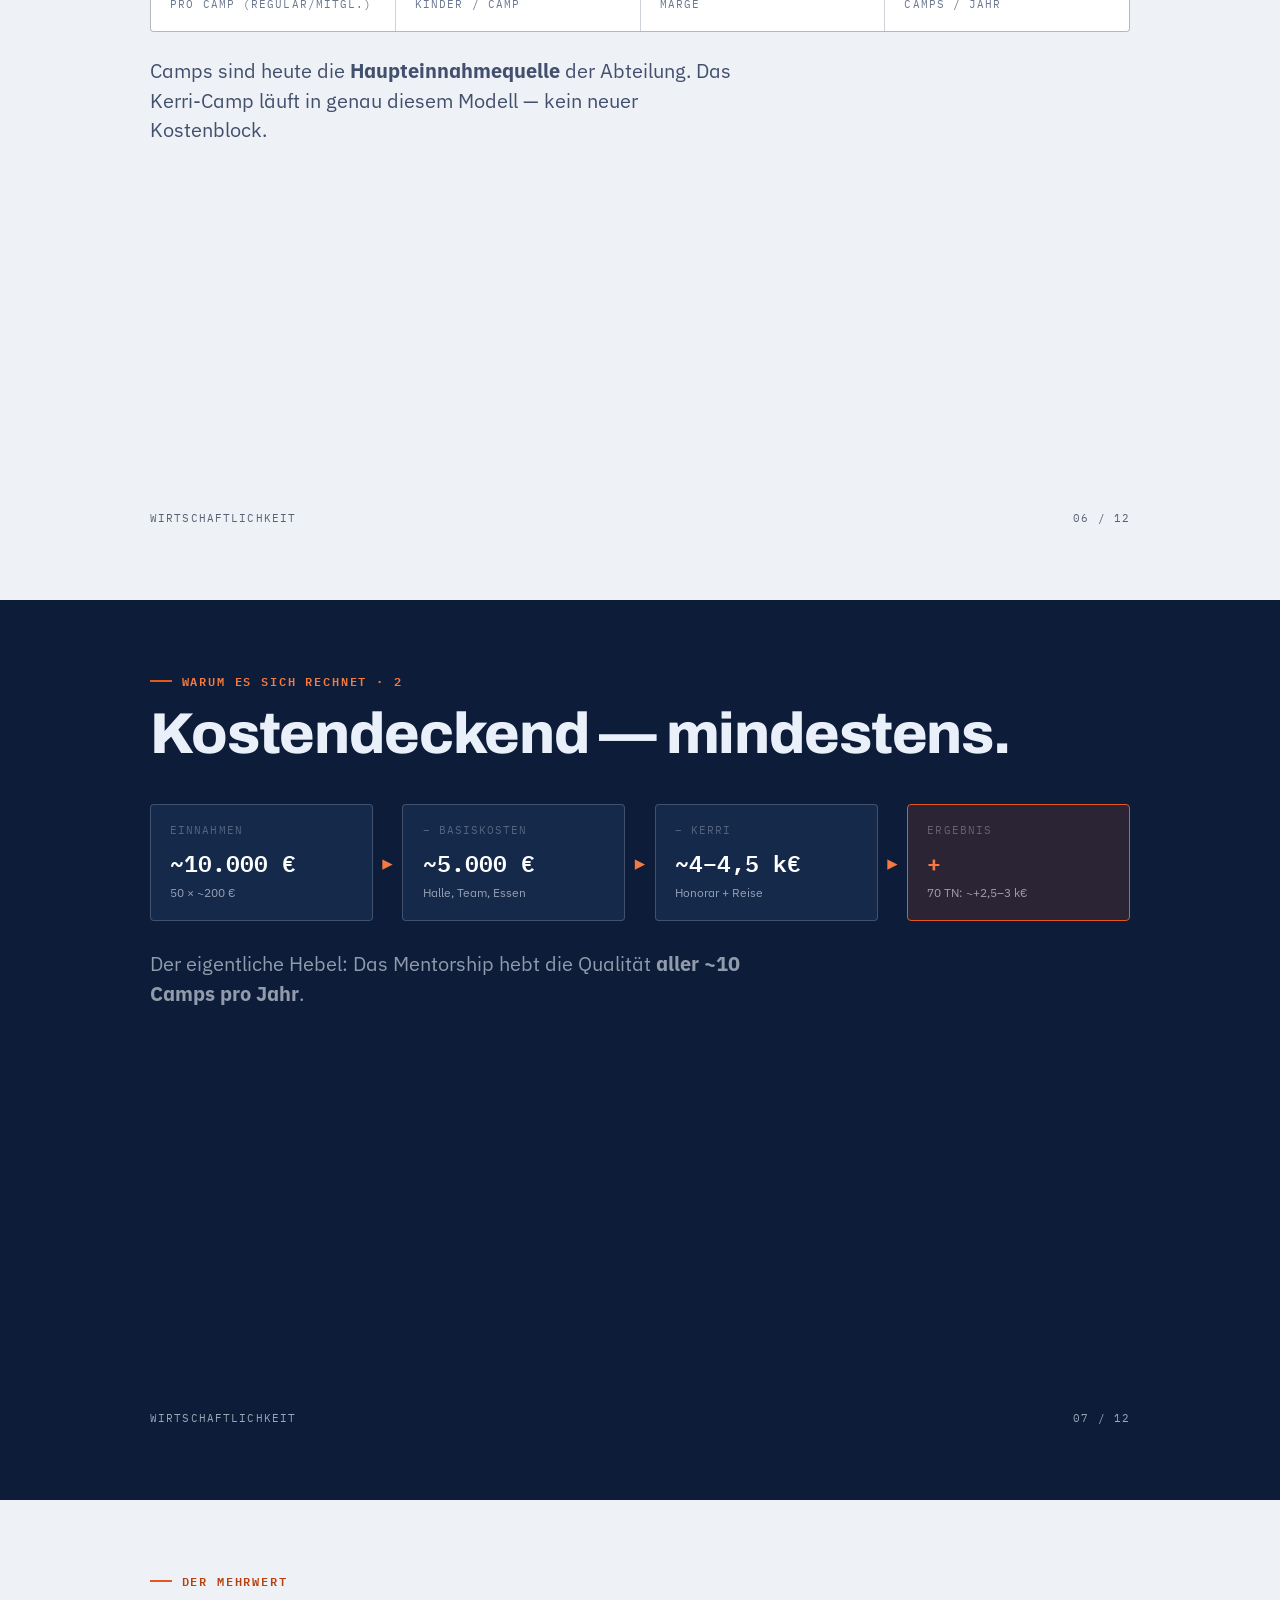
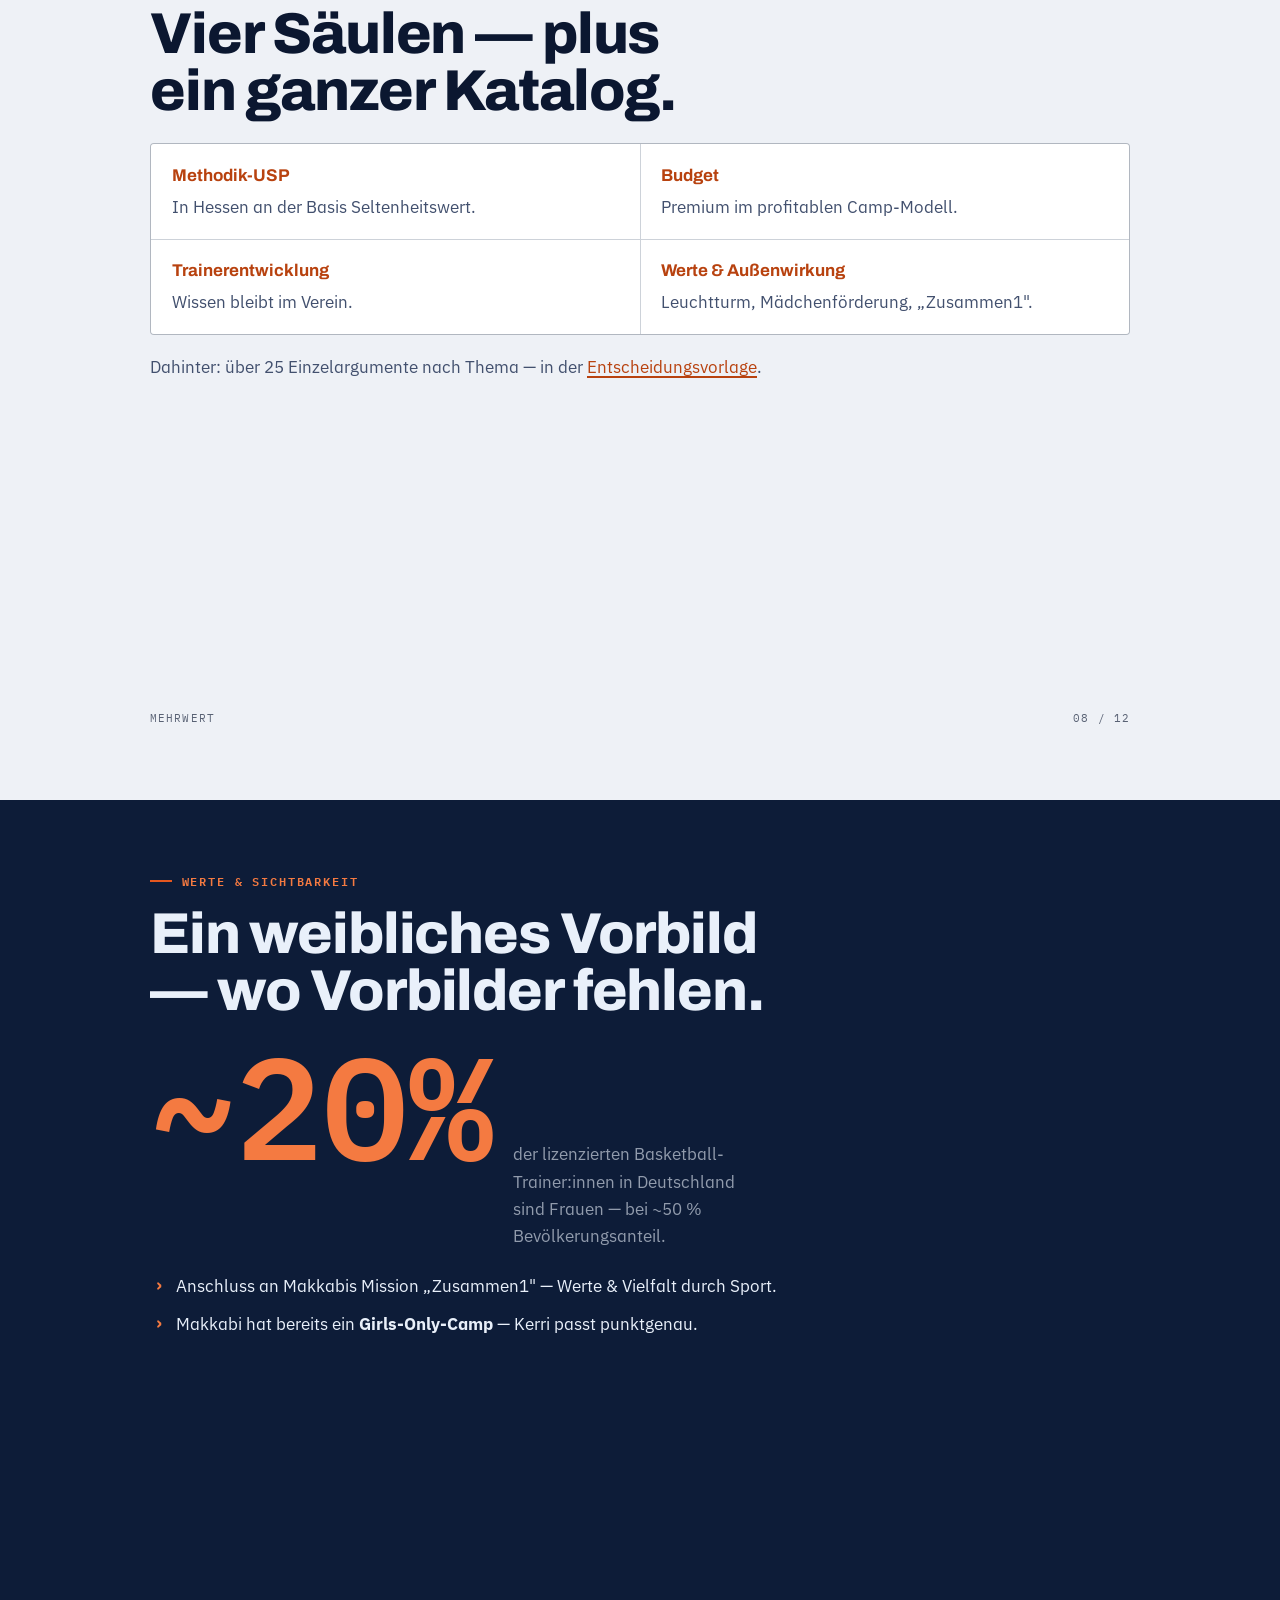
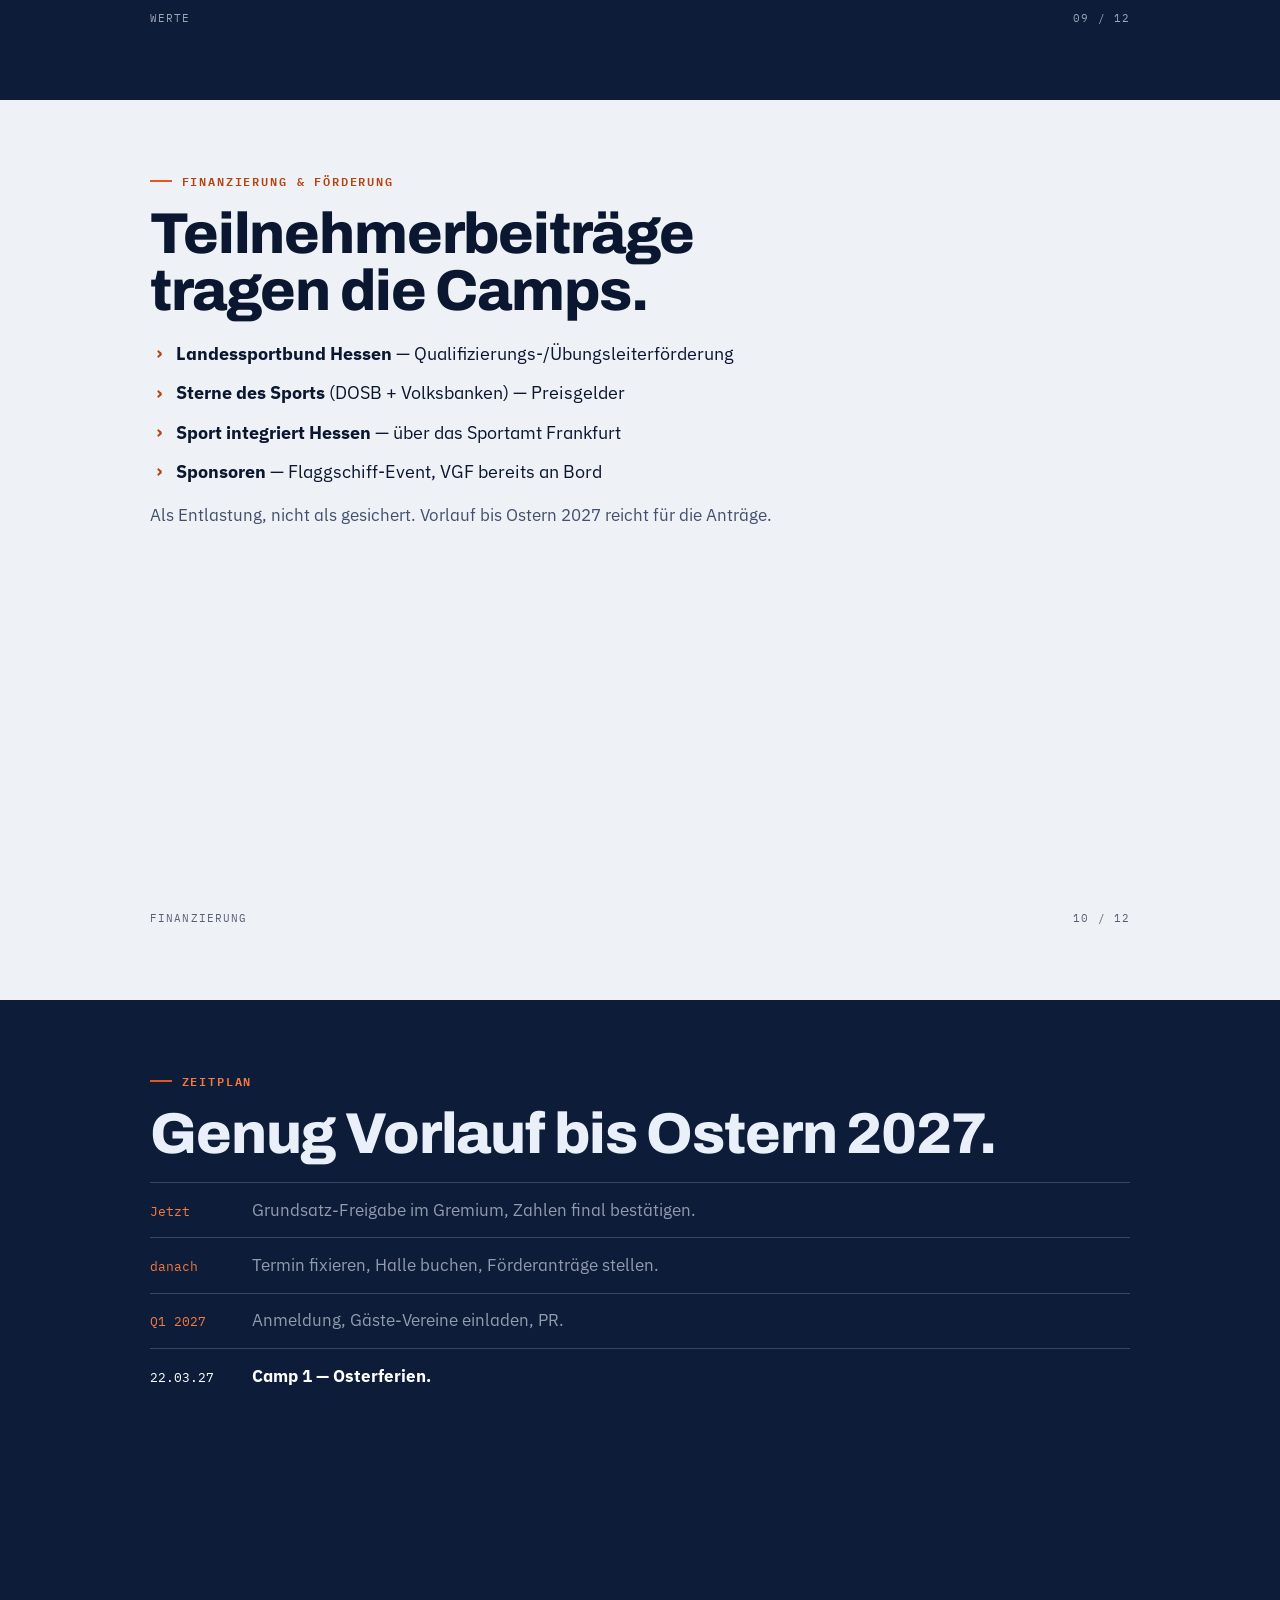
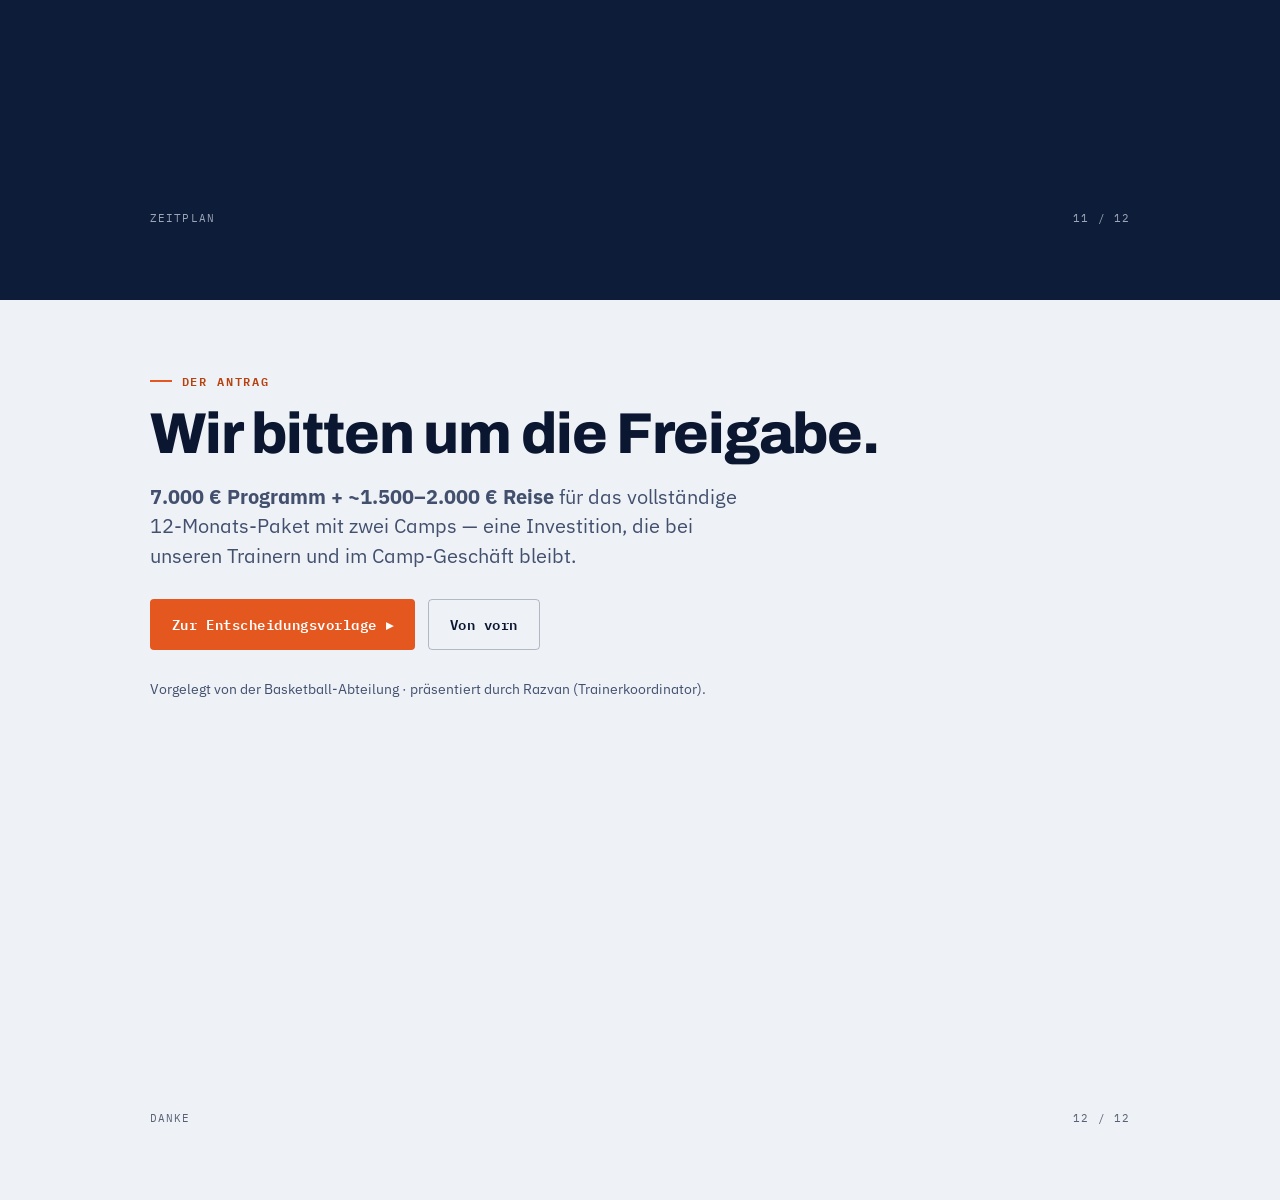
<file: praesentation.html>
<!doctype html>
<html lang="de">
<head>
<meta charset="utf-8">
<meta name="viewport" content="width=device-width, initial-scale=1">
<title>Präsentation — Kerri Kuzbyt nach Frankfurt · Makkabi Basketball</title>
<meta name="description" content="Foliensatz für die Vorstandspräsentation: zwei Leistungscamps und zwölf Monate Trainer-Mentorship mit Kerri Kuzbyt.">
<link rel="icon" href="favicon.svg" type="image/svg+xml">
<link rel="preconnect" href="https://fonts.googleapis.com">
<link rel="preconnect" href="https://fonts.gstatic.com" crossorigin>
<link href="https://fonts.googleapis.com/css2?family=Archivo:wght@500;600;700;800;900&family=IBM+Plex+Mono:wght@400;500;600&family=IBM+Plex+Sans:wght@400;500;600;700&display=swap" rel="stylesheet">
<link rel="stylesheet" href="styles.css">
<style>
  html, body { height: auto; }
  body { scroll-snap-type: y mandatory; overflow-x: hidden; }
  .progress { position: fixed; top: 0; left: 0; height: 3px; width: 0; background: var(--orange); z-index: 99; transition: width .3s ease; }
  @media (prefers-reduced-motion: reduce){ .progress { transition: none; } }

  .slide { min-height: 100svh; scroll-snap-align: start; display: flex; flex-direction: column; justify-content: center; padding: clamp(1.8rem, 6vw, 4.5rem); position: relative; }
  .slide__in { width: min(100%, 980px); margin-inline: auto; width: min(100%, 980px); }
  .slide__meta { width: min(100%, 980px); margin: auto auto 0; display: flex; justify-content: space-between; align-items: center; font-family: var(--mono); font-size: 0.7rem; letter-spacing: 0.1em; text-transform: uppercase; padding-top: 1.8rem; opacity: 0.65; }
  .slide h2.display { font-size: clamp(2rem, 5.2vw, 3.6rem); margin-bottom: 1.2rem; }
  .slide .lede { max-width: 50ch; }

  /* Navy-Folien */
  .slide--navy { background: var(--navy); color: var(--chalk); }
  .slide--navy .display { color: var(--chalk); }
  .slide--navy .lede, .slide--navy .muted { color: var(--chalk-dim); }
  .slide--navy .eyebrow { color: var(--orange-2); }
  .slide--navy ul.ticks li::before { color: var(--orange-2); }
  .slide--navy .statline { background: var(--line-navy); border-color: var(--line-navy); }
  .slide--navy .statline__item { background: var(--navy-2); }
  .slide--navy .statline__num { color: #fff; }
  .slide--navy .statline__num .u { color: var(--orange-2); }
  .slide--navy .statline__lbl { color: var(--chalk-faint); }

  .slide__hint { font-family: var(--mono); font-size: 0.74rem; color: var(--chalk-faint); margin-top: 2.5rem; letter-spacing: 0.06em; }
  .bigstat { font-family: var(--mono); font-weight: 600; font-size: clamp(4rem, 16vw, 9rem); line-height: 0.9; color: var(--orange-2); font-feature-settings: "tnum"; }
  .pillars { display: grid; gap: 1px; background: var(--line); border: 1px solid var(--line); border-radius: var(--r); overflow: hidden; margin-top: 1.5rem; }
  @media (min-width: 680px){ .pillars { grid-template-columns: 1fr 1fr; } }
  .pillars div { background: var(--paper-2); padding: 1.1rem 1.3rem; }
  .pillars b { font-family: var(--display); color: var(--orange-ink); }
  .ticks--lg li { font-size: 1.1rem; }
</style>
</head>
<body>
<div class="progress" id="progress" aria-hidden="true"></div>

<!-- 1 -->
<section class="slide slide--navy" id="s1">
  <div class="slide__in">
    <p class="eyebrow">Entscheidungsvorlage · Basketball-Abteilung</p>
    <h1 class="display" style="font-size:clamp(2.8rem,8vw,5rem);font-weight:900;line-height:0.98">Elite-Coaching,<br>das im Verein <span style="color:var(--orange-2)">bleibt.</span></h1>
    <p class="lede" style="margin-top:1.4rem">Kerri Kuzbyt für zwei Leistungscamps und zwölf Monate Trainer-Mentorship nach Frankfurt.</p>
    <p class="slide__hint">↓ scrollen · oder Pfeiltasten ← →</p>
  </div>
  <div class="slide__meta"><span>Makkabi Frankfurt · Basketball</span><span class="data">01 / 12</span></div>
</section>

<!-- 2 -->
<section class="slide" id="s2">
  <div class="slide__in">
    <p class="eyebrow">Der Antrag</p>
    <h2 class="display">Freigabe des vollen Pakets.</h2>
    <div class="statline" style="margin:1.5rem 0">
      <div class="statline__item"><div class="statline__num">7.000 <span class="u">€</span></div><div class="statline__lbl">Programm</div></div>
      <div class="statline__item"><div class="statline__num">+1,5–2 <span class="u">k€</span></div><div class="statline__lbl">Reise/Unterkunft</div></div>
      <div class="statline__item"><div class="statline__num">2</div><div class="statline__lbl">Camps</div></div>
      <div class="statline__item"><div class="statline__num">12</div><div class="statline__lbl">Monate</div></div>
    </div>
    <p class="lede">All-in rund <strong>8.500–9.000 €</strong>. Pro Camp ~4.000–4.500 € Mehraufwand — getragen vom bestehenden Camp-Modell.</p>
  </div>
  <div class="slide__meta"><span>Der Antrag</span><span class="data">02 / 12</span></div>
</section>

<!-- 3 -->
<section class="slide slide--navy" id="s3">
  <div class="slide__in">
    <p class="eyebrow">Wer ist sie</p>
    <h2 class="display">Nationalakademie-Niveau.<br>Mit Deutschland-Bezug.</h2>
    <ul class="ticks ticks--lg" style="margin-top:1.5rem">
      <li>Head of Player Development — Scottish Basketball Federation</li>
      <li>Leitet die U14-Nationalakademie (♀ &amp; ♂)</li>
      <li>Clinician — Transforming Basketball (international)</li>
      <li>Ex-Profi: Kanada · Australien · Spanien · <strong>Deutschland (2. BBL)</strong></li>
      <li>Spezialgebiet: Female Athlete Development</li>
    </ul>
  </div>
  <div class="slide__meta"><span>Kerri Kuzbyt</span><span class="data">03 / 12</span></div>
</section>

<!-- 4 -->
<section class="slide" id="s4">
  <div class="slide__in">
    <p class="eyebrow">Was sie anders macht</p>
    <h2 class="display">„Movements &gt; Moves."</h2>
    <div class="pillars">
      <div><b>Skill Acquisition</b><p class="muted" style="margin:.3rem 0 0">Lernen im Spiel (Constraints-Led), nicht im isolierten Drill.</p></div>
      <div><b>Funktionelle Bewegung</b><p class="muted" style="margin:.3rem 0 0">Lösungen pro Körper — geringeres Verletzungsrisiko.</p></div>
      <div><b>Fehler als Werkzeug</b><p class="muted" style="margin:.3rem 0 0">Resilienz und Spielintelligenz statt Angst vorm Scheitern.</p></div>
      <div><b>Coaches inklusive</b><p class="muted" style="margin:.3rem 0 0">Bildet unsere Trainer mit aus — der Wert bleibt im Verein.</p></div>
    </div>
  </div>
  <div class="slide__meta"><span>Methodik</span><span class="data">04 / 12</span></div>
</section>

<!-- 5 -->
<section class="slide slide--navy" id="s5">
  <div class="slide__in">
    <p class="eyebrow">Das Angebot</p>
    <h2 class="display">Kein 2-Camp-Preis.<br>Ein Jahr Know-how.</h2>
    <ul class="ticks ticks--lg" style="margin-top:1.5rem">
      <li><strong>2 On-Court-Camps</strong> (Lead + Shadow, Coach-Clinics)</li>
      <li><strong>12 Monate Mentorship</strong> (Beratung vor/nach Camp, &gt;2 Calls/Woche)</li>
      <li><strong>Film-Breakdowns</strong> für Athleten &amp; Coaches</li>
      <li><strong>4 Masterclasses</strong> (PDP, Talent-ID, Druck, selbstständig trainieren)</li>
      <li><strong>24/7-Digital-Library</strong> — bleibt dauerhaft</li>
    </ul>
  </div>
  <div class="slide__meta"><span>Das Angebot</span><span class="data">05 / 12</span></div>
</section>

<!-- 6 -->
<section class="slide" id="s6">
  <div class="slide__in">
    <p class="eyebrow">Warum es sich rechnet · 1</p>
    <h2 class="display">Die Premium-Variante unseres besten Produkts.</h2>
    <div class="statline" style="margin:1.5rem 0">
      <div class="statline__item"><div class="statline__num">225/175 <span class="u">€</span></div><div class="statline__lbl">pro Camp (regulär/Mitgl.)</div></div>
      <div class="statline__item"><div class="statline__num">~70</div><div class="statline__lbl">Kinder / Camp</div></div>
      <div class="statline__item"><div class="statline__num">~50 <span class="u">%</span></div><div class="statline__lbl">Marge</div></div>
      <div class="statline__item"><div class="statline__num">~10</div><div class="statline__lbl">Camps / Jahr</div></div>
    </div>
    <p class="lede">Camps sind heute die <strong>Haupteinnahmequelle</strong> der Abteilung. Das Kerri-Camp läuft in genau diesem Modell — kein neuer Kostenblock.</p>
  </div>
  <div class="slide__meta"><span>Wirtschaftlichkeit</span><span class="data">06 / 12</span></div>
</section>

<!-- 7 -->
<section class="slide slide--navy" id="s7">
  <div class="slide__in">
    <p class="eyebrow">Warum es sich rechnet · 2</p>
    <h2 class="display">Kostendeckend — mindestens.</h2>
    <div class="play">
      <div class="play__node"><span class="play__lbl data">Einnahmen</span><span class="play__val data">~10.000 €</span><span class="play__sub">50 × ~200 €</span></div>
      <span class="play__arrow" aria-hidden="true">▸</span>
      <div class="play__node play__node--minus"><span class="play__lbl data">− Basiskosten</span><span class="play__val data">~5.000 €</span><span class="play__sub">Halle, Team, Essen</span></div>
      <span class="play__arrow" aria-hidden="true">▸</span>
      <div class="play__node play__node--minus"><span class="play__lbl data">− Kerri</span><span class="play__val data">~4–4,5 k€</span><span class="play__sub">Honorar + Reise</span></div>
      <span class="play__arrow" aria-hidden="true">▸</span>
      <div class="play__node play__node--result"><span class="play__lbl data">Ergebnis</span><span class="play__val data">+</span><span class="play__sub">70 TN: ~+2,5–3 k€</span></div>
    </div>
    <p class="lede" style="margin-top:1.8rem">Der eigentliche Hebel: Das Mentorship hebt die Qualität <strong>aller ~10 Camps pro Jahr</strong>.</p>
  </div>
  <div class="slide__meta"><span>Wirtschaftlichkeit</span><span class="data">07 / 12</span></div>
</section>

<!-- 8 -->
<section class="slide" id="s8">
  <div class="slide__in">
    <p class="eyebrow">Der Mehrwert</p>
    <h2 class="display">Vier Säulen — plus ein ganzer Katalog.</h2>
    <div class="pillars">
      <div><b>Methodik-USP</b><p class="muted" style="margin:.3rem 0 0">In Hessen an der Basis Seltenheitswert.</p></div>
      <div><b>Budget</b><p class="muted" style="margin:.3rem 0 0">Premium im profitablen Camp-Modell.</p></div>
      <div><b>Trainerentwicklung</b><p class="muted" style="margin:.3rem 0 0">Wissen bleibt im Verein.</p></div>
      <div><b>Werte &amp; Außenwirkung</b><p class="muted" style="margin:.3rem 0 0">Leuchtturm, Mädchenförderung, „Zusammen1".</p></div>
    </div>
    <p class="muted" style="margin-top:1.2rem">Dahinter: über 25 Einzelargumente nach Thema — in der <a href="index.html#argumente">Entscheidungsvorlage</a>.</p>
  </div>
  <div class="slide__meta"><span>Mehrwert</span><span class="data">08 / 12</span></div>
</section>

<!-- 9 -->
<section class="slide slide--navy" id="s9">
  <div class="slide__in">
    <p class="eyebrow">Werte &amp; Sichtbarkeit</p>
    <h2 class="display">Ein weibliches Vorbild — wo Vorbilder fehlen.</h2>
    <div style="display:flex;align-items:baseline;gap:1.2rem;flex-wrap:wrap;margin:1rem 0 1.4rem">
      <span class="bigstat">~20%</span>
      <span class="muted" style="max-width:24ch">der lizenzierten Basketball-Trainer:innen in Deutschland sind Frauen — bei ~50 % Bevölkerungsanteil.</span>
    </div>
    <ul class="ticks">
      <li>Anschluss an Makkabis Mission „Zusammen1" — Werte &amp; Vielfalt durch Sport.</li>
      <li>Makkabi hat bereits ein <strong>Girls-Only-Camp</strong> — Kerri passt punktgenau.</li>
    </ul>
  </div>
  <div class="slide__meta"><span>Werte</span><span class="data">09 / 12</span></div>
</section>

<!-- 10 -->
<section class="slide" id="s10">
  <div class="slide__in">
    <p class="eyebrow">Finanzierung &amp; Förderung</p>
    <h2 class="display">Teilnehmerbeiträge tragen die Camps.</h2>
    <ul class="ticks ticks--lg" style="margin-top:1.3rem">
      <li><strong>Landessportbund Hessen</strong> — Qualifizierungs-/Übungsleiterförderung</li>
      <li><strong>Sterne des Sports</strong> (DOSB + Volksbanken) — Preisgelder</li>
      <li><strong>Sport integriert Hessen</strong> — über das Sportamt Frankfurt</li>
      <li><strong>Sponsoren</strong> — Flaggschiff-Event, VGF bereits an Bord</li>
    </ul>
    <p class="muted" style="margin-top:1rem">Als Entlastung, nicht als gesichert. Vorlauf bis Ostern 2027 reicht für die Anträge.</p>
  </div>
  <div class="slide__meta"><span>Finanzierung</span><span class="data">10 / 12</span></div>
</section>

<!-- 11 -->
<section class="slide slide--navy" id="s11">
  <div class="slide__in">
    <p class="eyebrow">Zeitplan</p>
    <h2 class="display">Genug Vorlauf bis Ostern 2027.</h2>
    <div class="timeline" style="margin-top:1rem">
      <div class="timeline__step"><span class="timeline__when data">Jetzt</span><span>Grundsatz-Freigabe im Gremium, Zahlen final bestätigen.</span></div>
      <div class="timeline__step"><span class="timeline__when data">danach</span><span>Termin fixieren, Halle buchen, Förderanträge stellen.</span></div>
      <div class="timeline__step"><span class="timeline__when data">Q1 2027</span><span>Anmeldung, Gäste-Vereine einladen, PR.</span></div>
      <div class="timeline__step timeline__step--go"><span class="timeline__when data">22.03.27</span><span><strong>Camp 1 — Osterferien.</strong></span></div>
    </div>
  </div>
  <div class="slide__meta"><span>Zeitplan</span><span class="data">11 / 12</span></div>
</section>

<!-- 12 -->
<section class="slide" id="s12">
  <div class="slide__in">
    <p class="eyebrow">Der Antrag</p>
    <h2 class="display">Wir bitten um die Freigabe.</h2>
    <p class="lede"><strong>7.000 € Programm + ~1.500–2.000 € Reise</strong> für das vollständige 12-Monats-Paket mit zwei Camps — eine Investition, die bei unseren Trainern und im Camp-Geschäft bleibt.</p>
    <div class="hero__actions" style="margin-top:1.8rem">
      <a class="btn btn--primary" href="index.html">Zur Entscheidungsvorlage ▸</a>
      <a class="btn btn--ghost" href="#s1">Von vorn</a>
    </div>
    <p class="muted" style="margin-top:1.8rem;font-size:.85rem">Vorgelegt von der Basketball-Abteilung · präsentiert durch Razvan (Trainerkoordinator).</p>
  </div>
  <div class="slide__meta"><span>Danke</span><span class="data">12 / 12</span></div>
</section>

<script>
  const slides = Array.from(document.querySelectorAll('.slide'));
  const progress = document.getElementById('progress');
  const reduce = window.matchMedia('(prefers-reduced-motion: reduce)').matches;
  let i = 0;
  function go(n){
    i = Math.max(0, Math.min(slides.length - 1, n));
    slides[i].scrollIntoView({ behavior: reduce ? 'auto' : 'smooth' });
  }
  document.addEventListener('keydown', (e) => {
    if (['ArrowDown','ArrowRight','PageDown',' '].includes(e.key)) { e.preventDefault(); go(i + 1); }
    else if (['ArrowUp','ArrowLeft','PageUp'].includes(e.key)) { e.preventDefault(); go(i - 1); }
    else if (e.key === 'Home') { e.preventDefault(); go(0); }
    else if (e.key === 'End') { e.preventDefault(); go(slides.length - 1); }
  });
  // Fortschritt + aktuelle Folie synchron halten
  const io = new IntersectionObserver((entries) => {
    entries.forEach((en) => {
      if (en.isIntersecting) {
        i = slides.indexOf(en.target);
        progress.style.width = ((i + 1) / slides.length * 100) + '%';
      }
    });
  }, { threshold: 0.6 });
  slides.forEach((s) => io.observe(s));
</script>
</body>
</html>
</file>
<file: styles.css>
/* =========================================================================
   MAKKABI × KERRI KUZBYT — Pitch-Website · "Taktiktafel"
   Gemeinsame Design-Tokens & Komponenten (index.html + praesentation.html)
   ========================================================================= */

:root {
  /* Farben — Makkabi-Navy, Basketball-Orange, Kreide, kühles Papier */
  --paper:      #EEF1F6;
  --paper-2:    #FFFFFF;
  --navy:       #0D1C38;
  --navy-2:     #15294B;
  --ink:        #0B1730;
  --ink-soft:   #42506E;
  --ink-faint:  #6B7890;
  --chalk:      #E9F0FA;
  --chalk-dim:  rgba(233,240,250,.60);
  --chalk-faint:rgba(233,240,250,.30);
  --orange:     #E4571F;
  --orange-2:   #F47A41;
  --orange-ink: #B8420F;        /* orange, aber auf Papier lesbar */
  --line:       rgba(11,23,48,.14);
  --line-strong:rgba(11,23,48,.26);
  --line-navy:  rgba(233,240,250,.20);

  /* Typo */
  --display: "Archivo", system-ui, sans-serif;
  --body:    "IBM Plex Sans", system-ui, sans-serif;
  --mono:    "IBM Plex Mono", ui-monospace, monospace;

  /* Maße */
  --wrap: 1140px;
  --wrap-narrow: 820px;
  --r: 4px;              /* bewusst kleine Radien — Playbook, nicht "frosted glass" */
}

/* ---------- Reset / Base ---------- */
*, *::before, *::after { box-sizing: border-box; }
html { -webkit-text-size-adjust: 100%; scroll-behavior: smooth; }
@media (prefers-reduced-motion: reduce) { html { scroll-behavior: auto; } }

body {
  margin: 0;
  background: var(--paper);
  color: var(--ink);
  font-family: var(--body);
  font-size: 17px;
  line-height: 1.6;
  font-feature-settings: "ss01";
  -webkit-font-smoothing: antialiased;
  text-rendering: optimizeLegibility;
}

img, svg { max-width: 100%; display: block; }
a { color: var(--orange-ink); text-underline-offset: 3px; text-decoration-thickness: 1.5px; }
a:hover { color: var(--orange); }

:focus-visible {
  outline: 3px solid var(--orange);
  outline-offset: 3px;
  border-radius: 2px;
}

/* ---------- Typo-Bausteine ---------- */
.display {
  font-family: var(--display);
  font-weight: 800;
  line-height: 0.98;
  letter-spacing: -0.02em;
  color: var(--ink);
  margin: 0;
  text-wrap: balance;
}
.eyebrow {
  font-family: var(--mono);
  font-size: 0.72rem;
  font-weight: 600;
  letter-spacing: 0.16em;
  text-transform: uppercase;
  color: var(--orange-ink);
  margin: 0 0 1rem;
  display: flex;
  align-items: center;
  gap: 0.6rem;
}
.eyebrow::before {
  content: "";
  width: 22px; height: 2px;
  background: var(--orange);
  display: inline-block;
}
.lede { font-size: 1.22rem; line-height: 1.5; color: var(--ink-soft); max-width: 44ch; }
.data { font-family: var(--mono); font-feature-settings: "tnum"; }
.mark { color: var(--orange-ink); font-weight: 600; }
.nowrap { white-space: nowrap; }

/* ---------- Court-Linie: Signatur-Trenner ---------- */
.court-rule {
  position: relative;
  height: 1px;
  background: var(--line);
  margin: 0;
  border: 0;
}
.court-rule::after {   /* kleiner Center-Circle als Detail */
  content: "";
  position: absolute;
  left: 50%; top: 50%;
  width: 26px; height: 26px;
  transform: translate(-50%, -50%);
  border: 1.5px solid var(--line-strong);
  border-radius: 50%;
  background: var(--paper);
}

/* ---------- Layout ---------- */
.wrap { width: min(100% - 2rem, var(--wrap)); margin-inline: auto; }
.wrap-narrow { width: min(100% - 2rem, var(--wrap-narrow)); margin-inline: auto; }
.section { padding-block: clamp(3.5rem, 8vw, 6.5rem); }
.section--tight { padding-block: clamp(2.5rem, 5vw, 4rem); }
.section--navy { background: var(--navy); color: var(--chalk); }
.section--navy .display { color: var(--chalk); }
.section--navy .lede { color: var(--chalk-dim); }
.section--navy .eyebrow { color: var(--orange-2); }

.kicker-num {
  font-family: var(--mono);
  font-size: 0.78rem;
  color: var(--ink-faint);
  letter-spacing: 0.12em;
}
.section--navy .kicker-num { color: var(--chalk-faint); }

/* ---------- Buttons ---------- */
.btn {
  display: inline-flex; align-items: center; gap: 0.55rem;
  font-family: var(--mono); font-weight: 600; font-size: 0.86rem;
  letter-spacing: 0.04em;
  padding: 0.85rem 1.3rem;
  border-radius: var(--r);
  border: 1.5px solid transparent;
  cursor: pointer;
  text-decoration: none;
  transition: transform .15s ease, background .15s ease, border-color .15s ease;
}
.btn--primary { background: var(--orange); color: #fff; }
.btn--primary:hover { background: var(--orange-2); color: #fff; transform: translateY(-2px); }
.btn--ghost { border-color: var(--line-strong); color: var(--ink); background: transparent; }
.btn--ghost:hover { border-color: var(--ink); transform: translateY(-2px); }
.section--navy .btn--ghost { border-color: var(--line-navy); color: var(--chalk); }
.section--navy .btn--ghost:hover { border-color: var(--chalk); }
@media (prefers-reduced-motion: reduce) { .btn:hover { transform: none; } }

/* ---------- Stat-Zeile (mono / "Statline") ---------- */
.statline {
  display: grid;
  grid-template-columns: repeat(auto-fit, minmax(150px, 1fr));
  gap: 1px;
  background: var(--line);
  border: 1px solid var(--line);
  border-radius: var(--r);
  overflow: hidden;
}
.statline__item { background: var(--paper-2); padding: 1.1rem 1.2rem; }
.section--navy .statline { background: var(--line-navy); border-color: var(--line-navy); }
.section--navy .statline__item { background: var(--navy-2); }
.statline__num {
  font-family: var(--mono); font-weight: 600; font-feature-settings: "tnum";
  font-size: 1.6rem; color: var(--ink); line-height: 1.1;
}
.section--navy .statline__num { color: #fff; }
.statline__num .u { color: var(--orange-ink); }
.section--navy .statline__num .u { color: var(--orange-2); }
.statline__lbl {
  font-family: var(--mono); font-size: 0.68rem; letter-spacing: 0.1em;
  text-transform: uppercase; color: var(--ink-faint); margin-top: 0.4rem;
}
.section--navy .statline__lbl { color: var(--chalk-faint); }

/* ---------- Panel ---------- */
.panel {
  background: var(--paper-2);
  border: 1px solid var(--line);
  border-radius: var(--r);
  padding: clamp(1.4rem, 3vw, 2.2rem);
}
.panel--accent { border-left: 4px solid var(--orange); }
.panel--navy { background: var(--navy-2); border-color: var(--line-navy); color: var(--chalk); }

/* ---------- Utilities ---------- */
.grid-2 { display: grid; gap: clamp(1.2rem, 3vw, 2.2rem); }
@media (min-width: 760px){ .grid-2 { grid-template-columns: 1fr 1fr; } }
.grid-2--sidebar { }
@media (min-width: 860px){ .grid-2--sidebar { grid-template-columns: 1.3fr 0.9fr; align-items: start; } }
.stack > * + * { margin-top: 1rem; }
.stack-lg > * + * { margin-top: 1.8rem; }
.muted { color: var(--ink-soft); }
.section--navy .muted { color: var(--chalk-dim); }
h2.display { font-size: clamp(1.9rem, 4.5vw, 3rem); }
h3 { font-family: var(--display); font-weight: 700; letter-spacing: -0.01em; font-size: 1.25rem; margin: 0 0 0.5rem; }
p { margin: 0 0 0.9rem; }
ul.ticks { list-style: none; padding: 0; margin: 0; }
ul.ticks li { position: relative; padding-left: 1.6rem; margin-bottom: 0.7rem; }
ul.ticks li::before {
  content: "›"; position: absolute; left: 0.25rem; top: -0.05rem;
  color: var(--orange-ink); font-weight: 700; font-family: var(--mono);
}
.section--navy ul.ticks li::before { color: var(--orange-2); }
.proof {
  font-family: var(--mono); font-size: 0.66rem; letter-spacing: 0.06em;
  text-transform: uppercase; color: #fff; background: var(--orange-ink);
  padding: 0.1rem 0.45rem; border-radius: 2px; vertical-align: middle;
  margin-left: 0.4rem; white-space: nowrap;
}

/* =========================================================================
   index.html — Seiten-Komponenten
   ========================================================================= */
[id] { scroll-margin-top: 72px; }

/* Topbar */
.topbar { position: sticky; top: 0; z-index: 50; background: var(--navy); color: var(--chalk); border-bottom: 1px solid var(--line-navy); }
.topbar__inner { display: flex; align-items: center; justify-content: space-between; padding-block: 0.7rem; gap: 1rem; }
.wordmark { font-family: var(--display); font-weight: 800; font-size: 0.8rem; letter-spacing: 0.05em; color: inherit; text-decoration: none; display: inline-flex; align-items: center; gap: 0.5rem; }
.wordmark__dot { width: 9px; height: 9px; border-radius: 50%; background: var(--orange); display: inline-block; flex: 0 0 auto; }
.wordmark__sub { opacity: 0.6; font-weight: 600; }
.topnav { display: flex; gap: 1.3rem; align-items: center; }
.topnav a { color: var(--chalk-dim); text-decoration: none; font-family: var(--mono); font-size: 0.78rem; letter-spacing: 0.03em; }
.topnav a:hover { color: var(--chalk); }
.topnav__cta { color: var(--orange-2) !important; }
@media (max-width: 640px) { .topnav a:not(.topnav__cta) { display: none; } }

/* Hero */
.hero__grid { display: grid; gap: clamp(2rem, 5vw, 3rem); align-items: center; }
@media (min-width: 900px) { .hero__grid { grid-template-columns: 1.1fr 0.9fr; } }
.hero__h1 { font-size: clamp(2.6rem, 7.5vw, 4.7rem); font-weight: 900; margin-bottom: 1.3rem; }
.hero__accent { color: var(--orange-2); }
.hero__actions { display: flex; gap: 0.8rem; flex-wrap: wrap; margin-top: 1.8rem; }
.court { margin: 0; }
.court__svg { width: 100%; max-width: 350px; margin-inline: auto; background: rgba(255,255,255,0.015); border: 1px solid var(--line-navy); border-radius: var(--r); }
.court__cap { font-family: var(--mono); font-size: 0.72rem; color: var(--chalk-dim); margin-top: 0.9rem; max-width: 42ch; line-height: 1.5; margin-inline: auto; text-align: center; }
.hero__stats { margin-top: clamp(2.4rem, 6vw, 3.6rem); }

/* USP */
.usp-grid { display: grid; gap: 1px; background: var(--line-navy); border: 1px solid var(--line-navy); border-radius: var(--r); margin-top: 2.2rem; overflow: hidden; }
@media (min-width: 680px) { .usp-grid { grid-template-columns: 1fr 1fr; } }
.usp-card { background: var(--navy-2); padding: clamp(1.4rem, 3vw, 2rem); }
.usp-card__k { font-family: var(--display); font-weight: 800; font-size: 1.12rem; color: var(--orange-2); display: block; margin-bottom: 0.55rem; letter-spacing: -0.01em; }
.usp-card p { color: var(--chalk-dim); margin: 0; }

/* Angebot */
.offer { display: grid; gap: 1px; background: var(--line); border: 1px solid var(--line); border-radius: var(--r); margin-top: 2.2rem; overflow: hidden; }
@media (min-width: 620px) { .offer { grid-template-columns: 1fr 1fr; } }
@media (min-width: 960px) { .offer { grid-template-columns: repeat(3, 1fr); } }
.offer__phase { background: var(--paper-2); padding: clamp(1.3rem, 3vw, 1.9rem); }
.offer__tag { font-size: 0.66rem; text-transform: uppercase; letter-spacing: 0.12em; color: var(--orange-ink); font-weight: 600; }
.offer__phase h3 { margin-top: 0.5rem; }
.offer__phase--note { background: var(--paper); display: flex; align-items: center; }

/* Budget-Spielzug */
.play { display: flex; flex-wrap: wrap; align-items: center; gap: 0.6rem; margin-top: 2.6rem; }
.play__node { flex: 1 1 180px; min-width: 165px; background: var(--navy-2); border: 1px solid var(--line-navy); border-radius: var(--r); padding: 1.05rem 1.2rem; }
.play__node--result { border-color: var(--orange); background: rgba(228,87,31,0.14); }
.play__lbl { display: block; font-size: 0.66rem; text-transform: uppercase; letter-spacing: 0.1em; color: var(--chalk-faint); }
.play__val { display: block; font-family: var(--mono); font-weight: 600; font-size: 1.45rem; color: #fff; margin: 0.3rem 0 0.15rem; font-feature-settings: "tnum"; }
.play__node--result .play__val { color: var(--orange-2); }
.play__sub { display: block; font-size: 0.76rem; color: var(--chalk-dim); }
.play__arrow { color: var(--orange-2); font-size: 1.3rem; flex: 0 0 auto; }
@media (max-width: 620px) {
  .play { flex-direction: column; align-items: stretch; }
  .play__node { width: 100%; }
  .play__arrow { transform: rotate(90deg); align-self: center; }
}

/* Argumente-Filter */
.filter { display: flex; flex-wrap: wrap; gap: 0.5rem; margin: 2rem 0 1.6rem; }
.filter__btn { font-family: var(--mono); font-size: 0.8rem; padding: 0.5rem 0.95rem; border: 1.5px solid var(--line-strong); background: transparent; color: var(--ink-soft); border-radius: 100px; cursor: pointer; transition: background .15s, color .15s, border-color .15s; }
.filter__btn:hover { border-color: var(--ink); color: var(--ink); }
.filter__btn.is-active { background: var(--navy); color: var(--chalk); border-color: var(--navy); }
.args { list-style: none; padding: 0; margin: 0; display: grid; gap: 1rem; }
@media (min-width: 680px) { .args { grid-template-columns: 1fr 1fr; } }
@media (min-width: 1000px) { .args { grid-template-columns: repeat(3, 1fr); } }
.arg { background: var(--paper-2); border: 1px solid var(--line); border-left: 3px solid var(--orange); border-radius: var(--r); padding: 1.2rem 1.3rem; animation: argin .3s ease both; }
@keyframes argin { from { opacity: 0; transform: translateY(6px); } to { opacity: 1; transform: none; } }
@media (prefers-reduced-motion: reduce) { .arg { animation: none; } }
.arg__cat { font-size: 0.64rem; text-transform: uppercase; letter-spacing: 0.12em; color: var(--ink-faint); }
.arg__t { font-size: 1.02rem; margin: 0.3rem 0 0.5rem; display: flex; align-items: center; flex-wrap: wrap; gap: .3rem; }
.arg__d { font-size: 0.9rem; color: var(--ink-soft); margin: 0; }

/* Timeline */
.timeline { margin-top: 0.5rem; }
.timeline__step { display: grid; grid-template-columns: 86px 1fr; gap: 1rem; padding: 0.85rem 0; border-top: 1px solid var(--line-navy); align-items: baseline; }
.timeline__when { color: var(--orange-2); font-size: 0.82rem; }
.timeline__step > span:last-child { color: var(--chalk-dim); }
.timeline__step--go .timeline__when, .timeline__step--go > span:last-child { color: #fff; }

/* Footer */
.foot { background: var(--paper-2); border-top: 3px solid var(--orange); padding-block: 3rem; color: var(--ink); }
.foot__inner { display: grid; gap: 2rem; }
@media (min-width: 760px) { .foot__inner { grid-template-columns: 1.4fr 0.9fr; } }
.foot__src h3 { margin-top: 0; }
</file>
